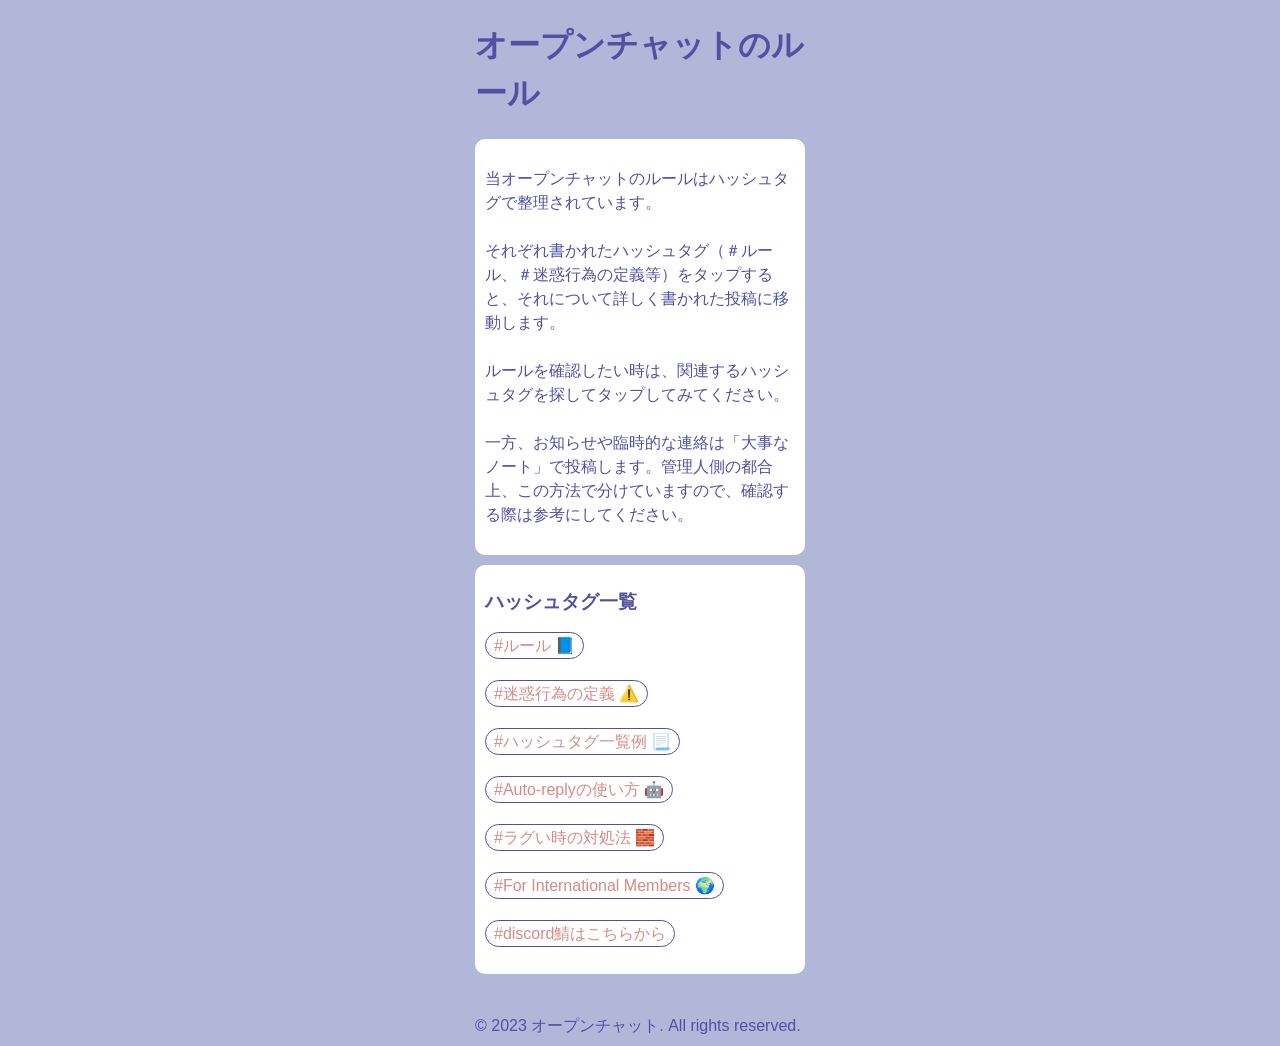
<file: index.html>
<!DOCTYPE html>
<html lang="ja">

<head>
    <meta charset="UTF-8">
    <meta name="viewport" content="width=device-width, initial-scale=1.0">
    <title>「中高生限定！雑談&ensp;恋愛&ensp;相談&ensp;恋バナ&ensp;ゲーム&ensp;音楽」のルール</title>
    <link rel="stylesheet" href="style.css">

    <meta property="og:title" content="「中高生限定！雑談 恋愛 相談 恋バナ ゲーム 音楽」のルール">
    <meta property="og:description" content="当オープンチャットのルールや注意事項をまとめています">
    <meta property="og:image" content="https://kom4tsuna.github.io/my-website/img/ogp.png">
    <meta property="og:url" content="https://kom4tsuna.github.io/my-website/">
    <meta property="og:type" content="website">
    <meta name="twitter:card" content="summary_large_image">
    <script src="https://code.jquery.com/jquery-3.7.1.min.js"></script>
    
</head>
<body>
<header>
    <h1>オープンチャットのルール</h1>
</header>
<main>
    <section>
        <br>
        <p>当オープンチャットのルールはハッシュタグで整理されています。<br><br>それぞれ書かれたハッシュタグ（＃ルール、＃迷惑行為の定義等）をタップすると、それについて詳しく書かれた投稿に移動します。<br><br>ルールを確認したい時は、関連するハッシュタグを探してタップしてみてください。
    <br><br>
    一方、お知らせや臨時的な連絡は「大事なノート」で投稿します。管理人側の都合上、この方法で分けていますので、確認する際は参考にしてください。</p>
    <br>
    </section>
    
    <section id="hashtag">
        <h3>ハッシュタグ一覧</h3>

        <a href="rule.html">#ルール 📘</a>
        <br><br>
        <a href="nuisance.html">#迷惑行為の定義 ⚠️</a>
        <br><br>
        <a href="hashtag.html">#ハッシュタグ一覧例 📃</a>
        <br><br>
        <a href="auto_reply.html">#Auto-replyの使い方 🤖</a>
        <br><br>
        <a href="lag.html">#ラグい時の対処法 🧱</a>
        <br><br>
        <a href="national.html">#For International Members 🌍</a>
        <br><br>
        <a href="https://discord.gg/7hJJ94Js77">#discord鯖はこちらから</a>
        <br><br>

    </section>
    </main>
<footer>
    <p>&copy; 2023 オープンチャット. All rights reserved.</p>
</footer>
<script src="script.js"></script>
</body>
</html>
</file>
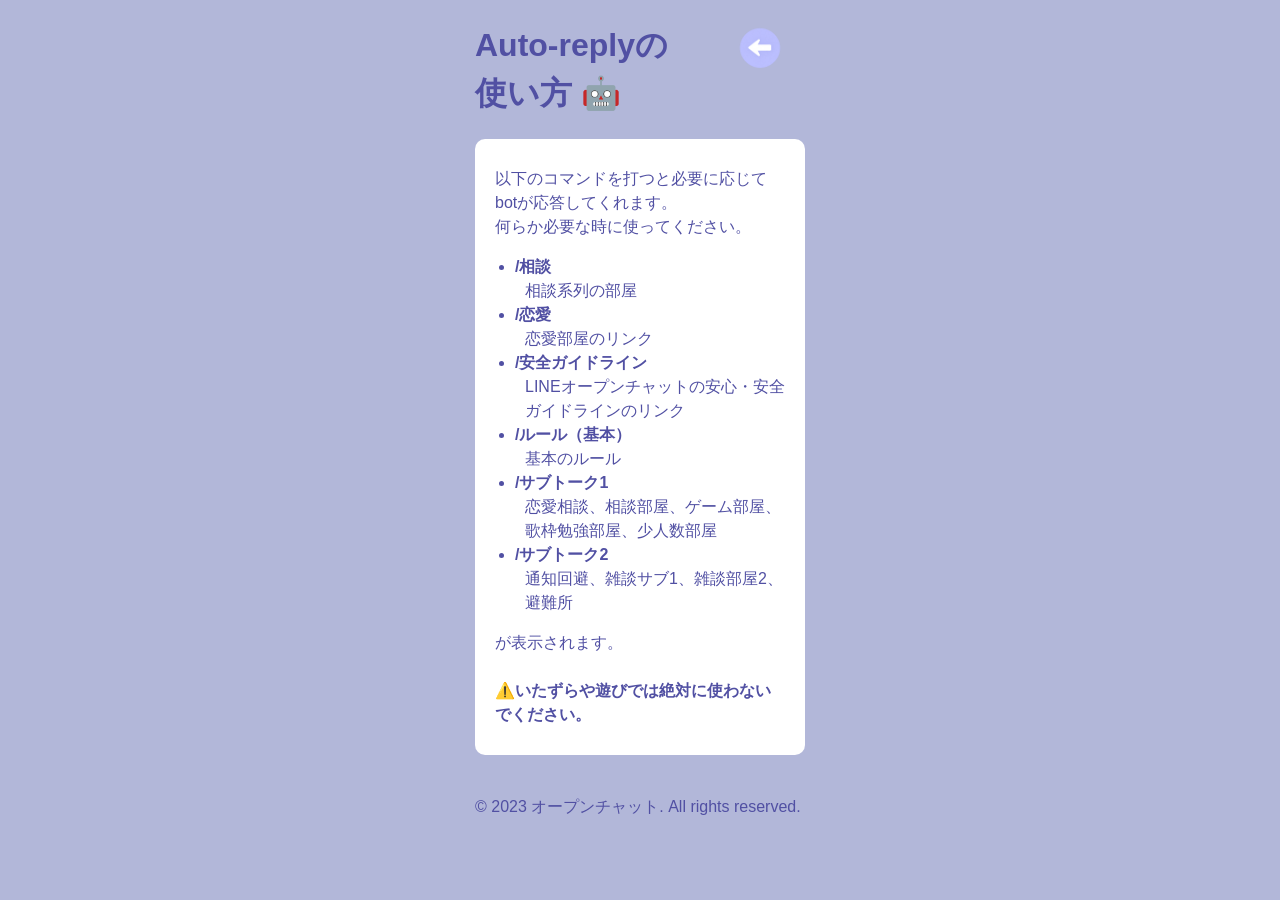
<file: auto_reply.html>
<!DOCTYPE html>
<html lang="ja">
<head>
    <meta property="og:title" content="Auto-replyの使い方">
    <meta property="og:description" content="当オープンチャットのルールや注意事項をまとめています">
    <meta property="og:image" content="https://kom4tsuna.github.io/my-website/img/ogp.png">
    <meta property="og:url" content="https://kom4tsuna.github.io/my-website/">
    <meta property="og:type" content="website">
    <meta name="twitter:card" content="summary_large_image">

    <meta charset="UTF-8">
    <meta name="viewport" content="width=device-width, initial-scale=1.0">
    <title>Auto-replyの使い方</title>
    <link rel="stylesheet" href="style.css">
    <script src="https://code.jquery.com/jquery-3.6.0.min.js"></script>
    <script src="script.js"></script>
</head>
<body>
<header>
    <div id="header_content">
        <h1>Auto-replyの<br>使い方 🤖</h1>
        <a href="index.html" id="backBtn">
            <img src="img/back.png" alt="return">
        </a>
    </div>
    
</header>
<main>
    <section id="auto_reply">
        <p>
            <br>
            以下のコマンドを打つと必要に応じてbotが応答してくれます。<br>
            何らか必要な時に使ってください。
        </p>
        <ul>
            <strong><li>/相談</li></strong>
            <p>相談系列の部屋</p>
            <strong><li>/恋愛</li></strong>
            <p>恋愛部屋のリンク</p>
            <strong><li>/安全ガイドライン</li></strong>
            <p>LINEオープンチャットの安心・安全ガイドラインのリンク</p>
            <strong><li>/ルール（基本）</li></strong>
            <p>基本のルール</p>
            <strong><li>/サブトーク1</li></strong>
            <p>恋愛相談、相談部屋、ゲーム部屋、歌枠勉強部屋、少人数部屋</p>
            <strong><li>/サブトーク2</li></strong>
            <p>通知回避、雑談サブ1、雑談部屋2、避難所</p>
        </ul>
        <p>
            が表示されます。<br><br>
            <strong>⚠️いたずらや遊びでは絶対に使わないでください。</strong>
            <br><br>
        </p>
    </section>
</main>
<footer>
    <p>&copy; 2023 オープンチャット. All rights reserved.</p>
</footer>
    <a href="#" id = "topBtn">
        <img src="img/img.png" alt="Top">
    </a>
</body>
</html>
</file>
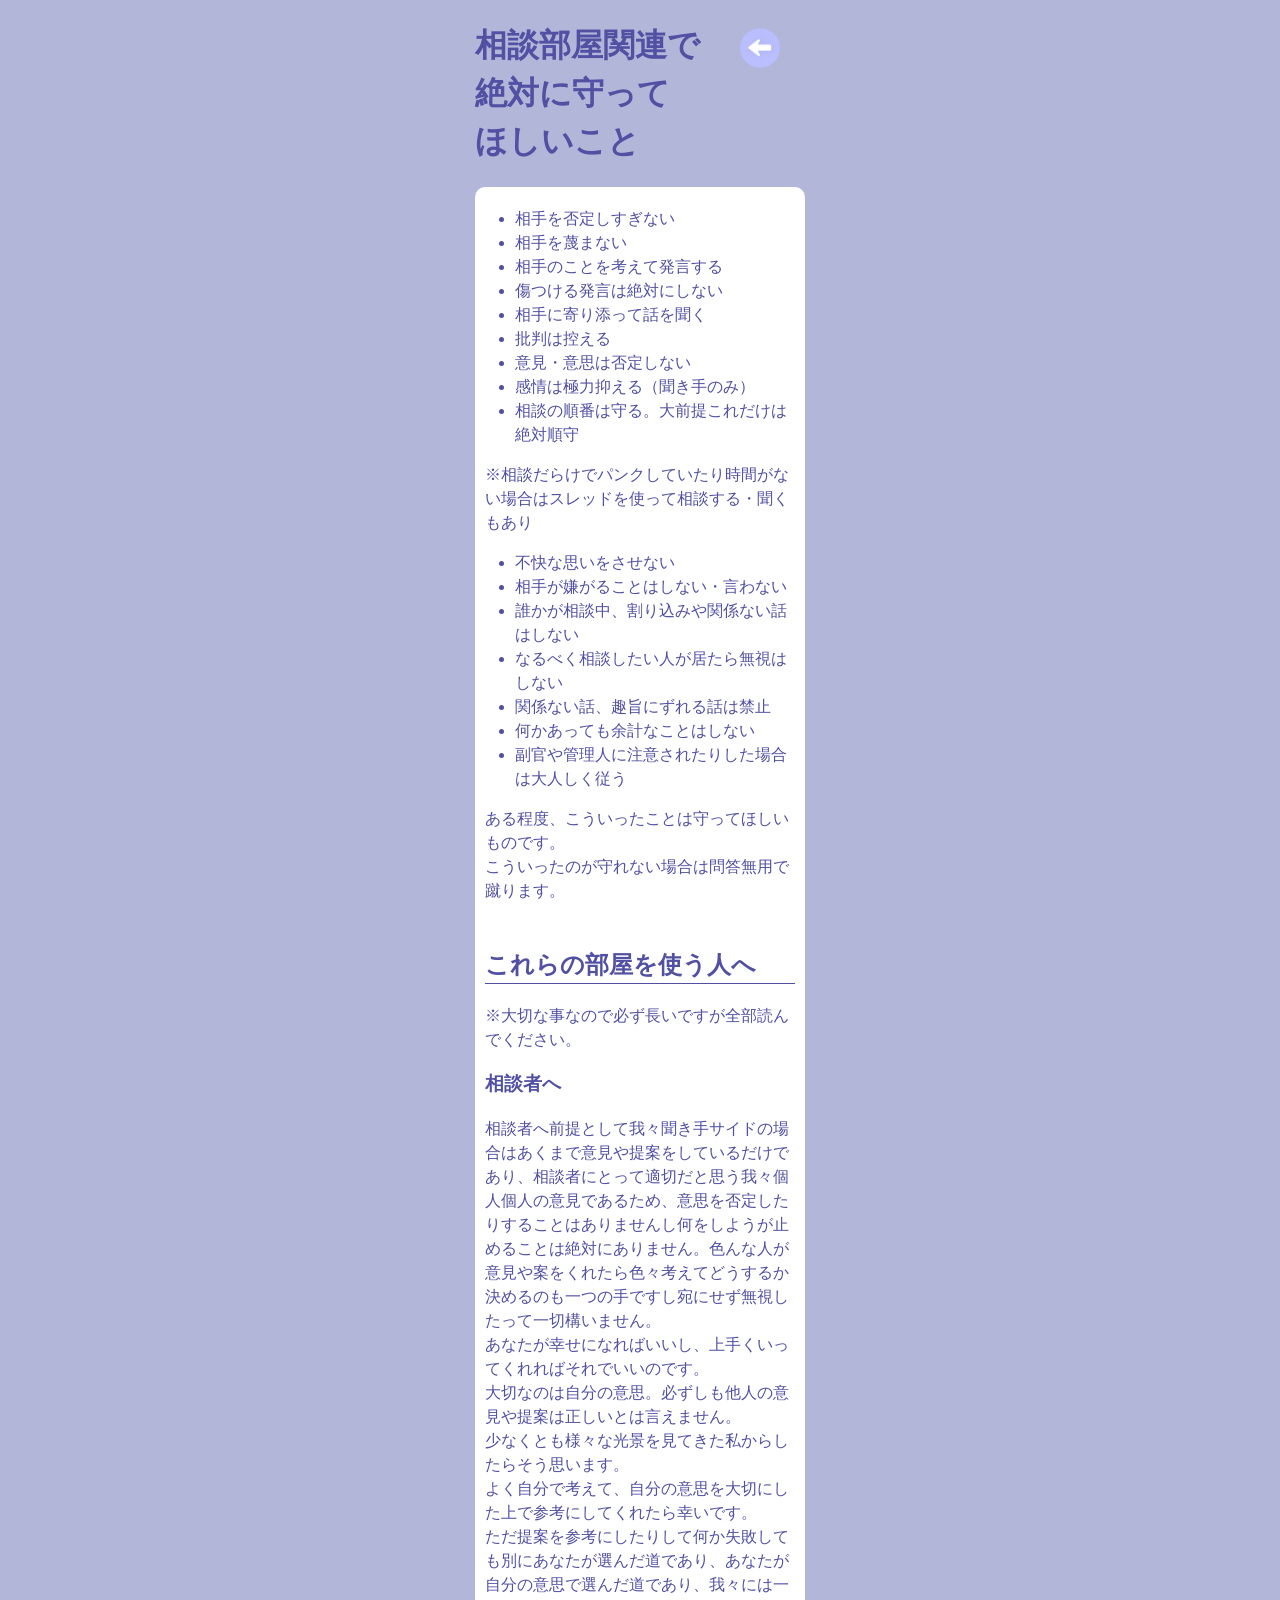
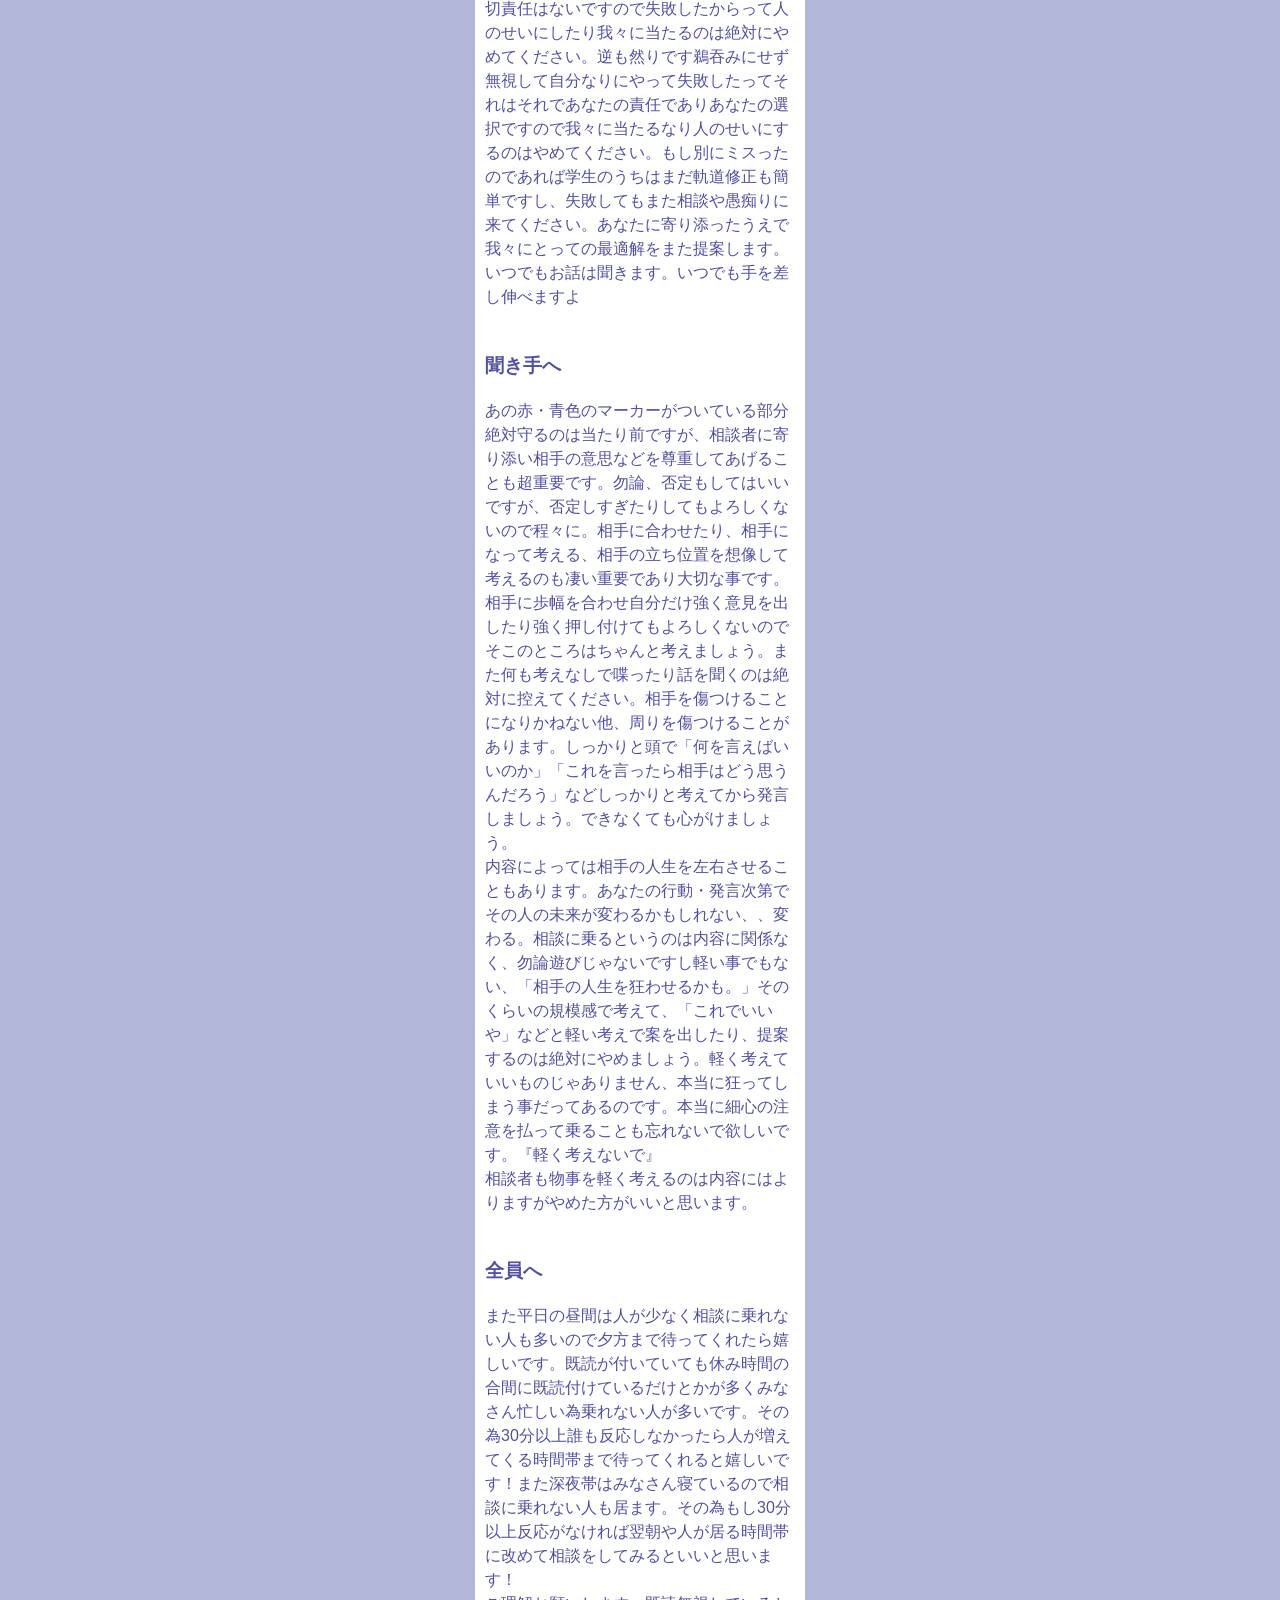
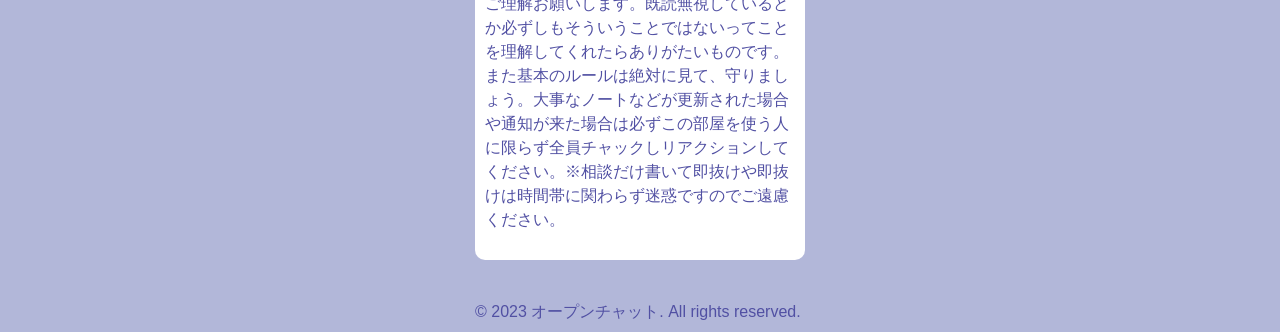
<file: consultation.html>
<!DOCTYPE html>
<html lang="ja">
<head>
    <meta property="og:title" content="相談部屋関連で絶対に守ってほしいこと">
    <meta property="og:description" content="当オープンチャットのルールや注意事項をまとめています">
    <meta property="og:image" content="https://kom4tsuna.github.io/my-website/img/ogp.png">
    <meta property="og:url" content="https://kom4tsuna.github.io/my-website/">
    <meta property="og:type" content="website">
    <meta name="twitter:card" content="summary_large_image">

    <meta charset="UTF-8">
    <meta name="viewport" content="width=device-width, initial-scale=1.0">
    <title>相談部屋関連で絶対に守ってほしいこと</title>
    <link rel="stylesheet" href="style.css">
    <script src="https://code.jquery.com/jquery-3.6.0.min.js"></script>
    <script src="script.js"></script>
</head>
<body>
<header>
    <div id="header_content">
        <h1>相談部屋関連で<br>絶対に守って<br>ほしいこと</h1>
        <a href="rule.html" id="backBtn">
            <img src="img/back.png" alt="return">
        </a>
    </div>
    
</header>
<main>
    <section>
        <ul>
            <li>相手を否定しすぎない</li>
            <li>相手を蔑まない</li>
            <li>相手のことを考えて発言する</li>
            <li>傷つける発言は絶対にしない</li>
            <li>相手に寄り添って話を聞く</li>
            <li>批判は控える</li>
            <li>意見・意思は否定しない</li>
            <li>感情は極力抑える（聞き手のみ）</li>
            <li>相談の順番は守る。大前提これだけは絶対順守</li>
        </ul>
            <p>※相談だらけでパンクしていたり時間がない場合はスレッドを使って相談する・聞くもあり</p>
        <ul>
            <li>不快な思いをさせない</li>
            <li>相手が嫌がることはしない・言わない</li>
            <li>誰かが相談中、割り込みや関係ない話はしない</li>
            <li>なるべく相談したい人が居たら無視はしない</li>
            <li>関係ない話、趣旨にずれる話は禁止</li>
            <li>何かあっても余計なことはしない</li>
            <li>副官や管理人に注意されたりした場合は大人しく従う</li>
        </ul>

        <p>
            ある程度、こういったことは守ってほしいものです。<br>
            こういったのが守れない場合は問答無用で蹴ります。<br><br>
        </p>




        
        

        <h2>これらの部屋を使う人へ</h2>
        <p>※大切な事なので必ず長いですが全部読んでください。</p>
        <h3>相談者へ</h3>
        相談者へ前提として我々聞き手サイドの場合はあくまで意見や提案をしているだけであり、相談者にとって適切だと思う我々個人個人の意見であるため、意思を否定したりすることはありませんし何をしようが止めることは絶対にありません。色んな人が意見や案をくれたら色々考えてどうするか決めるのも一つの手ですし宛にせず無視したって一切構いません。<br>
        あなたが幸せになればいいし、上手くいってくれればそれでいいのです。<br>
        大切なのは自分の意思。必ずしも他人の意見や提案は正しいとは言えません。<br>
        少なくとも様々な光景を見てきた私からしたらそう思います。<br>
        よく自分で考えて、自分の意思を大切にした上で参考にしてくれたら幸いです。<br>
        ただ提案を参考にしたりして何か失敗しても別にあなたが選んだ道であり、あなたが自分の意思で選んだ道であり、我々には一切責任はないですので失敗したからって人のせいにしたり我々に当たるのは絶対にやめてください。逆も然りです鵜吞みにせず無視して自分なりにやって失敗したってそれはそれであなたの責任でありあなたの選択ですので我々に当たるなり人のせいにするのはやめてください。もし別にミスったのであれば学生のうちはまだ軌道修正も簡単ですし、失敗してもまた相談や愚痴りに来てください。あなたに寄り添ったうえで我々にとっての最適解をまた提案します。いつでもお話は聞きます。いつでも手を差し伸べますよ<br><br>

        <h3>聞き手へ</h3>
        あの赤・青色のマーカーがついている部分絶対守るのは当たり前ですが、相談者に寄り添い相手の意思などを尊重してあげることも超重要です。勿論、否定もしてはいいですが、否定しすぎたりしてもよろしくないので程々に。相手に合わせたり、相手になって考える、相手の立ち位置を想像して考えるのも凄い重要であり大切な事です。相手に歩幅を合わせ自分だけ強く意見を出したり強く押し付けてもよろしくないのでそこのところはちゃんと考えましょう。また何も考えなしで喋ったり話を聞くのは絶対に控えてください。相手を傷つけることになりかねない他、周りを傷つけることがあります。しっかりと頭で「何を言えばいいのか」「これを言ったら相手はどう思うんだろう」などしっかりと考えてから発言しましょう。できなくても心がけましょう。<br>
        内容によっては相手の人生を左右させることもあります。あなたの行動・発言次第でその人の未来が変わるかもしれない、、変わる。相談に乗るというのは内容に関係なく、勿論遊びじゃないですし軽い事でもない、「相手の人生を狂わせるかも。」そのくらいの規模感で考えて、「これでいいや」などと軽い考えで案を出したり、提案するのは絶対にやめましょう。軽く考えていいものじゃありません、本当に狂ってしまう事だってあるのです。本当に細心の注意を払って乗ることも忘れないで欲しいです。『軽く考えないで』<br>
        相談者も物事を軽く考えるのは内容にはよりますがやめた方がいいと思います。<br><br>

        <h3>全員へ</h3>
        また平日の昼間は人が少なく相談に乗れない人も多いので夕方まで待ってくれたら嬉しいです。既読が付いていても休み時間の合間に既読付けているだけとかが多くみなさん忙しい為乗れない人が多いです。その為30分以上誰も反応しなかったら人が増えてくる時間帯まで待ってくれると嬉しいです！また深夜帯はみなさん寝ているので相談に乗れない人も居ます。その為もし30分以上反応がなければ翌朝や人が居る時間帯に改めて相談をしてみるといいと思います！<br>
        ご理解お願いします。既読無視しているとか必ずしもそういうことではないってことを理解してくれたらありがたいものです。また基本のルールは絶対に見て、守りましょう。大事なノートなどが更新された場合や通知が来た場合は必ずこの部屋を使う人に限らず全員チャックしリアクションしてください。※相談だけ書いて即抜けや即抜けは時間帯に関わらず迷惑ですのでご遠慮ください。<br><br>



    </section>
    





</main>
<footer>
    <p>&copy; 2023 オープンチャット. All rights reserved.</p>
</footer>
    <a href="#" id = "topBtn">
        <img src="img/img.png" alt="Top">
    </a>
</body>
</html>
</file>
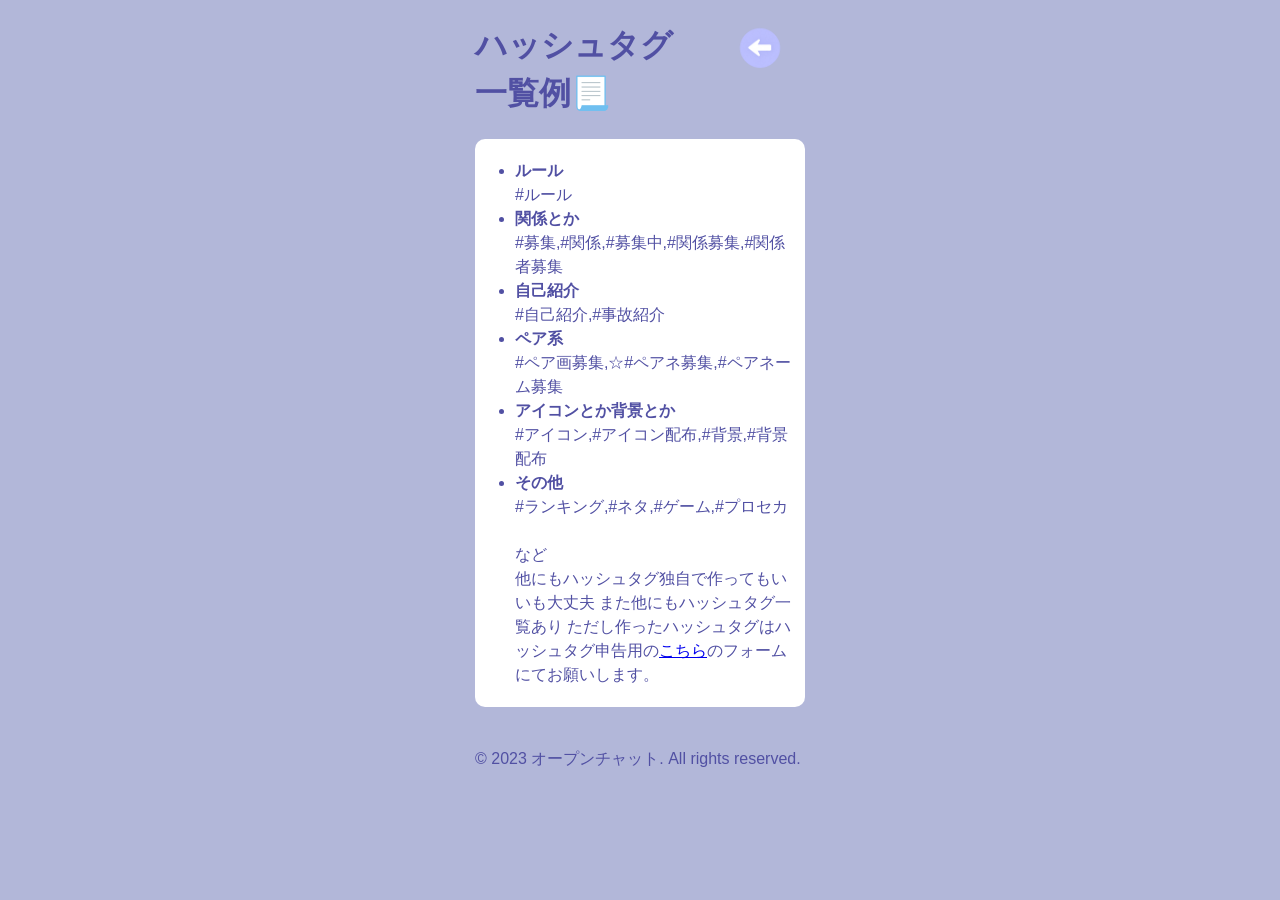
<file: hashtag.html>
<!DOCTYPE html>
<html lang="ja">
<head>
    <meta property="og:title" content="ハッシュタグ一覧">
    <meta property="og:description" content="当オープンチャットのルールや注意事項をまとめています">
    <meta property="og:image" content="https://kom4tsuna.github.io/my-website/img/ogp.png">
    <meta property="og:url" content="https://kom4tsuna.github.io/my-website/">
    <meta property="og:type" content="website">
    <meta name="twitter:card" content="summary_large_image">

    <meta charset="UTF-8">
    <meta name="viewport" content="width=device-width, initial-scale=1.0">
    <title>ハッシュタグ一覧</title>
    <link rel="stylesheet" href="style.css">
    <script src="https://code.jquery.com/jquery-3.6.0.min.js"></script>
    <script src="script.js"></script>
</head>
<body>
<header>
    <div id="header_content">
        <h1>ハッシュタグ<br>一覧例📃</h1>
        <a href="index.html" id="backBtn">
            <img src="img/back.png" alt="return">
        </a>
    </div>
    
</header>
<main>
    <section>
        <ul>
            <strong><li>ルール</li></strong>
            <p>#ルール</p>
            <strong><li>関係とか</li></strong>
            <p>#募集,#関係,#募集中,#関係募集,#関係者募集</p>
            <strong><li>自己紹介</li></strong>
            <p>#自己紹介,#事故紹介</p>
            <strong><li>ペア系</li></strong>
            <p>#ペア画募集,☆#ペアネ募集,#ペアネーム募集</p>
            <strong><li>アイコンとか背景とか</li></strong>
            <p>#アイコン,#アイコン配布,#背景,#背景配布</p>
            <strong><li>その他</li></strong>
            <p>#ランキング,#ネタ,#ゲーム,#プロセカ</p>
            <br>
            <p>など<br>
                他にもハッシュタグ独自で作ってもいいも大丈夫
                また他にもハッシュタグ一覧あり
                ただし作ったハッシュタグはハッシュタグ申告用の<a href="https://forms.gle/Gm7GD6UeHgDp9hmY7">こちら</a>のフォームにてお願いします。
                
            </p>
        </ul>
    </section>
</main>
<footer>
    <p>&copy; 2023 オープンチャット. All rights reserved.</p>
</footer>
    <a href="#" id = "topBtn">
        <img src="img/img.png" alt="Top">
    </a>
</body>
</html>
</file>
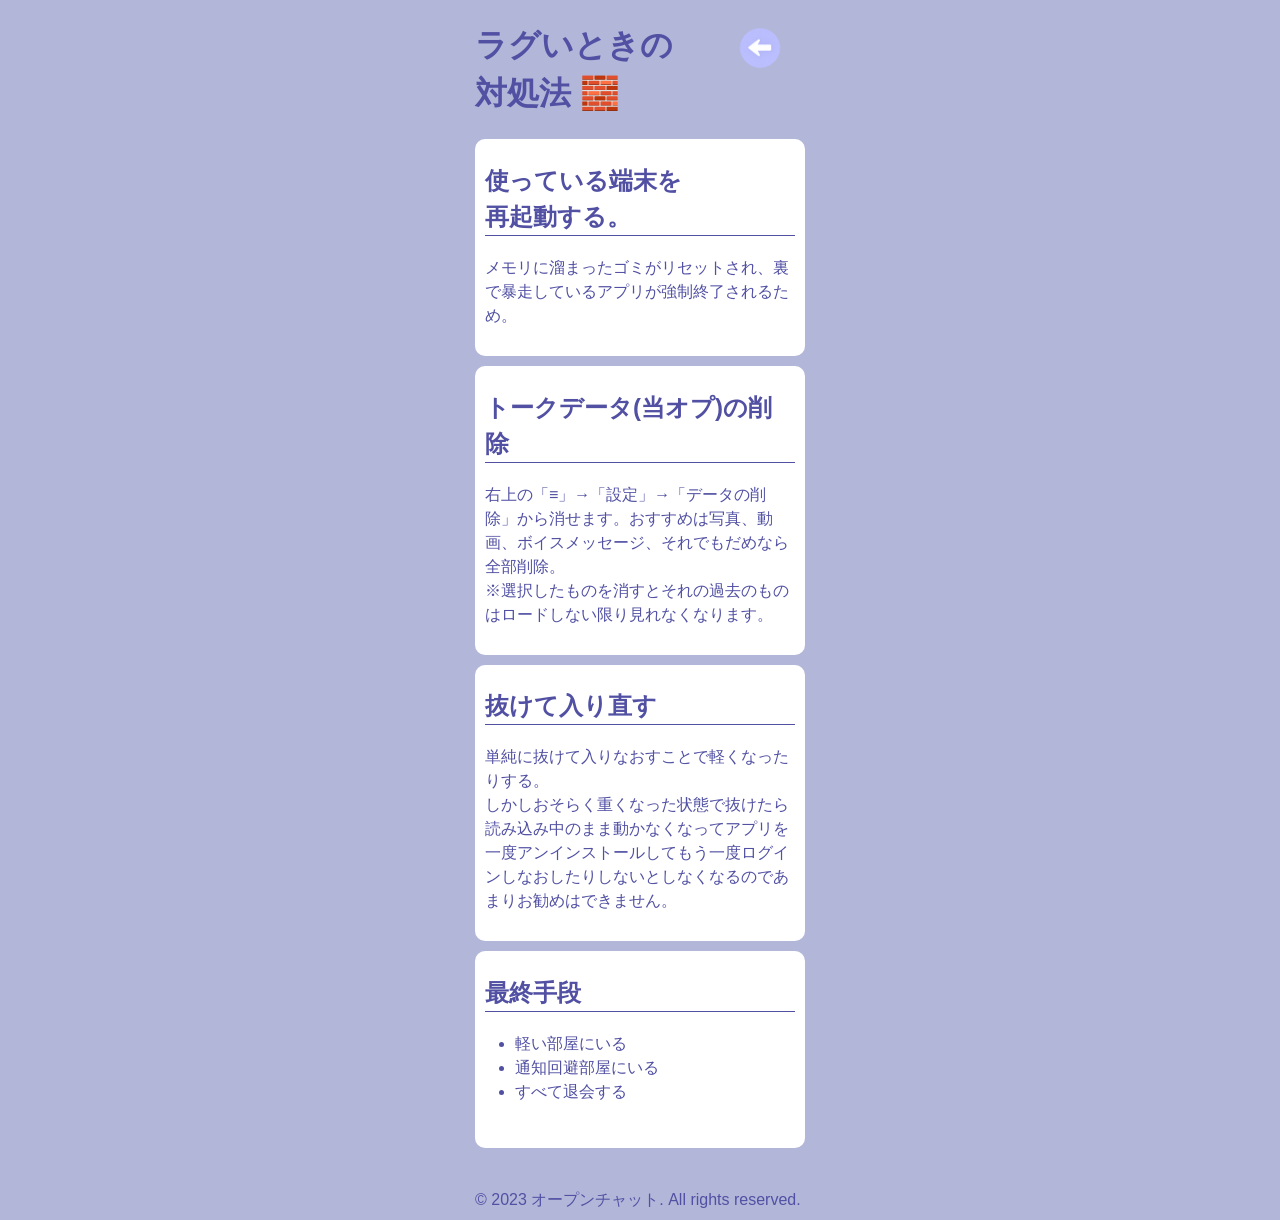
<file: lag.html>
<!DOCTYPE html>
<html lang="ja">
<head>
    <meta property="og:title" content="ラグいときの対処法">
    <meta property="og:description" content="当オープンチャットのルールや注意事項をまとめています">
    <meta property="og:image" content="https://kom4tsuna.github.io/my-website/img/ogp.png">
    <meta property="og:url" content="https://kom4tsuna.github.io/my-website/">
    <meta property="og:type" content="website">
    <meta name="twitter:card" content="summary_large_image">

    <meta charset="UTF-8">
    <meta name="viewport" content="width=device-width, initial-scale=1.0">
    <title>ラグいときの対処法</title>
    <link rel="stylesheet" href="style.css">
    <script src="https://code.jquery.com/jquery-3.6.0.min.js"></script>
    <script src="script.js"></script>
</head>
<body>
<header>
    <div id="header_content">
        <h1>ラグいときの<br>対処法 🧱</h1>
        <a href="index.html" id="backBtn">
            <img src="img/back.png" alt="return">
        </a>
    </div>
    
</header>
<main>
    <section>
        <h2>使っている端末を<br>再起動する。</h2>
        <p>メモリに溜まったゴミがリセットされ、裏で暴走しているアプリが強制終了されるため。</p>
        <br>
    </section>
    <section>
        <h2>トークデータ(当オプ)の削除</h2>
        <p>
            右上の「≡」→「設定」→「データの削除」から消せます。おすすめは写真、動画、ボイスメッセージ、それでもだめなら全部削除。<br>
            ※選択したものを消すとそれの過去のものはロードしない限り見れなくなります。
        </p>
        <br>
    </section>
    <section>
        <h2>抜けて入り直す</h2>
        <p>
            単純に抜けて入りなおすことで軽くなったりする。<br>
            しかしおそらく重くなった状態で抜けたら読み込み中のまま動かなくなってアプリを一度アンインストールしてもう一度ログインしなおしたりしないとしなくなるのであまりお勧めはできません。
        </p>
        <br>
    </section>
    <section>
        <h2>最終手段</h2>
        <ul>
            <li>軽い部屋にいる</li>
            <li>通知回避部屋にいる</li>
            <li>すべて退会する</li>
        </ul><br>
    </section>
</main>
<footer>
    <p>&copy; 2023 オープンチャット. All rights reserved.</p>
</footer>
    <a href="#" id = "topBtn">
        <img src="img/img.png" alt="Top">
    </a>
</body>
</html>
</file>
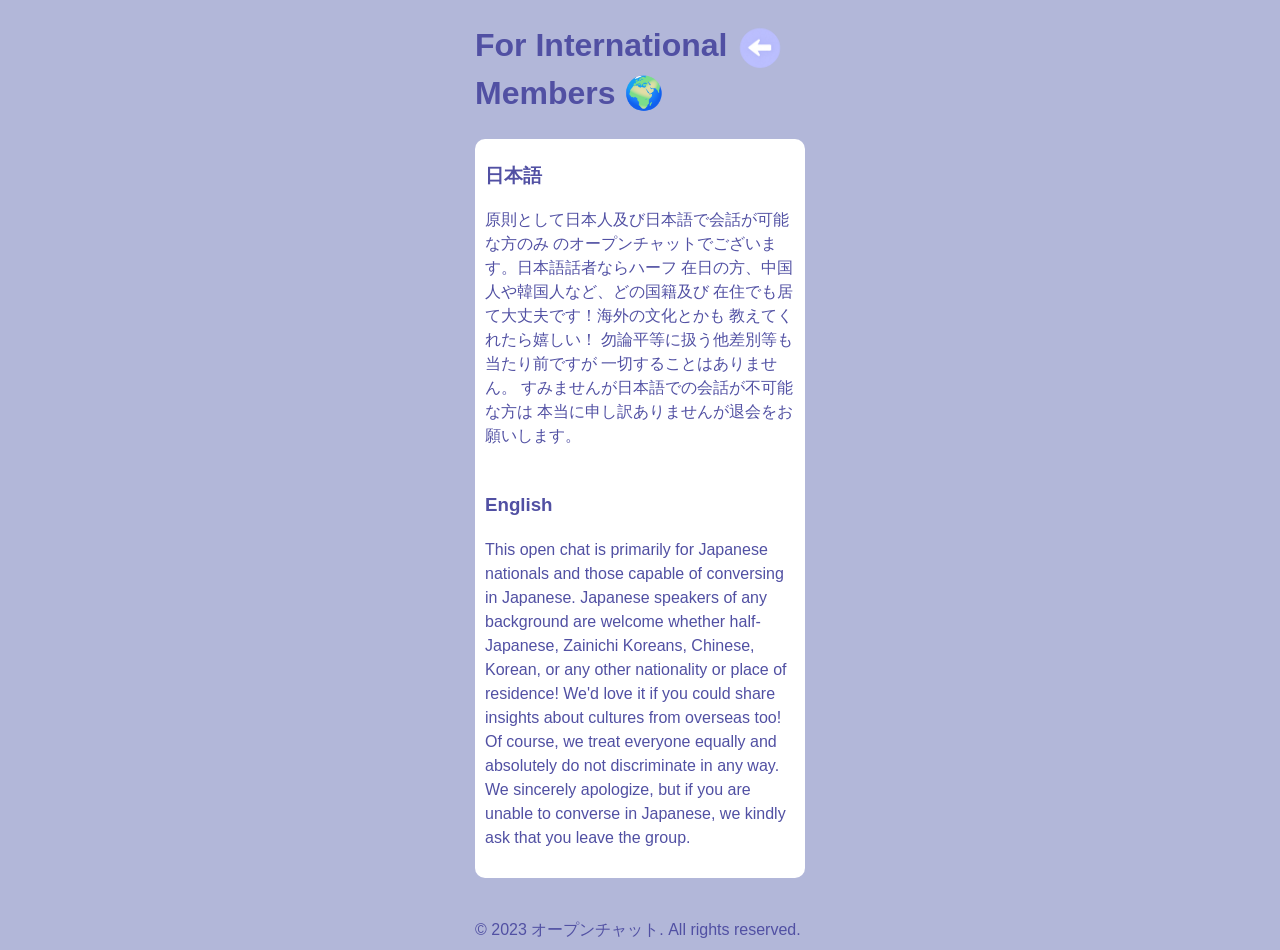
<file: national.html>
<!DOCTYPE html>
<html lang="ja">
<head>
    <meta property="og:title" content="national">
    <meta property="og:description" content="当オープンチャットのルールや注意事項をまとめています">
    <meta property="og:image" content="https://kom4tsuna.github.io/my-website/img/ogp.png">
    <meta property="og:url" content="https://kom4tsuna.github.io/my-website/">
    <meta property="og:type" content="website">
    <meta name="twitter:card" content="summary_large_image">

    <meta charset="UTF-8">
    <meta name="viewport" content="width=device-width, initial-scale=1.0">
    <title>national</title>
    <link rel="stylesheet" href="style.css">
    <script src="https://code.jquery.com/jquery-3.6.0.min.js"></script>
    <script src="script.js"></script>
</head>
<body>
<header>
    <div id="header_content">
        <h1>For International Members 🌍</h1>
        <a href="index.html" id="backBtn">
            <img src="img/back.png" alt="return">
        </a>
    </div>
    
</header>
<main>
    <section>
        <p>
            <h3>日本語</h3>
            原則として日本人及び日本語で会話が可能な方のみ
            のオープンチャットでございます。日本語話者ならハーフ
            在日の方、中国人や韓国人など、どの国籍及び
            在住でも居て大丈夫です！海外の文化とかも
            教えてくれたら嬉しい！
            勿論平等に扱う他差別等も当たり前ですが
            一切することはありません。
            すみませんが日本語での会話が不可能な方は
            本当に申し訳ありませんが退会をお願いします。
            <br><br>
            <h3>English</h3>
            This open chat is primarily for Japanese nationals and those capable of conversing in Japanese.
            Japanese speakers of any background are welcome
            whether half-Japanese, Zainichi Koreans, Chinese, Korean, or any other nationality or place of residence!
            We'd love it if you could share insights about cultures from overseas too!
            Of course, we treat everyone equally and absolutely do not discriminate in any way.
            We sincerely apologize, but if you are unable to converse in Japanese, we kindly ask that you leave the group.
        </p>
        <br>
    </section>
</main>
<footer>
    <p>&copy; 2023 オープンチャット. All rights reserved.</p>
</footer>
    <a href="#" id = "topBtn">
        <img src="img/img.png" alt="Top">
    </a>
</body>
</html>
</file>
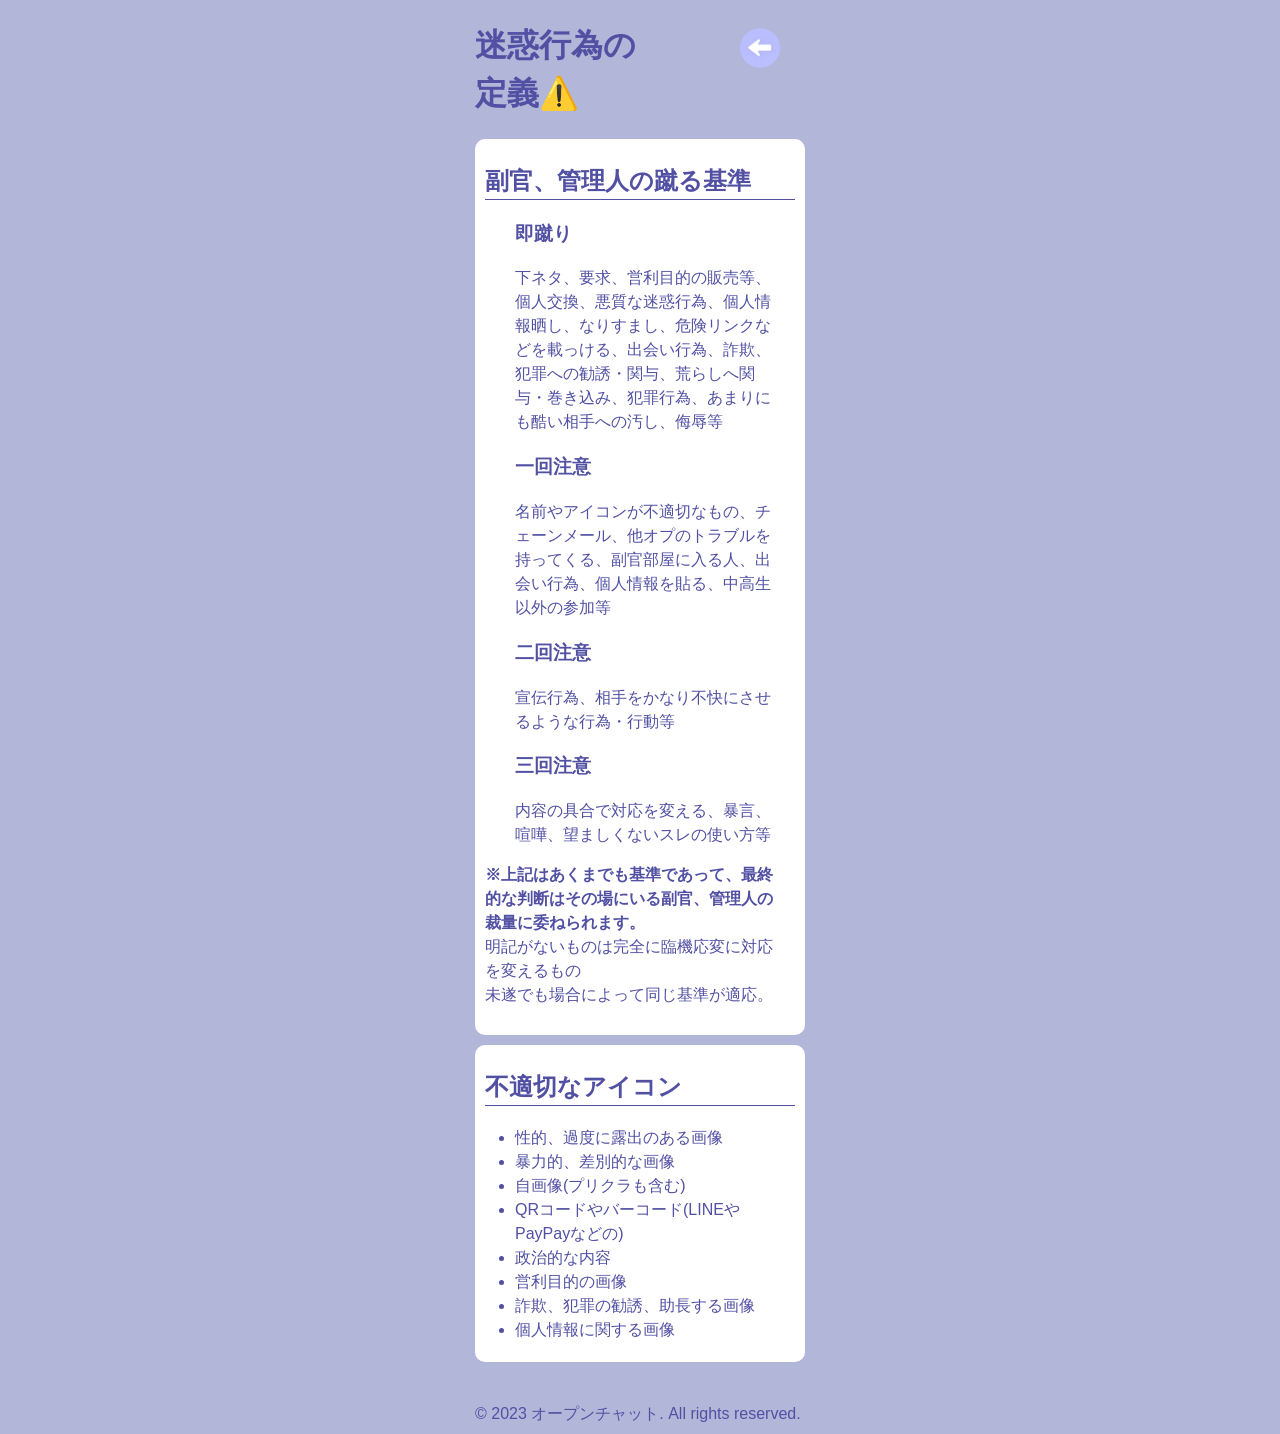
<file: nuisance.html>
<!DOCTYPE html>
<html lang="ja">
<head>
    <meta property="og:title" content="迷惑行為の定義">
    <meta property="og:description" content="当オープンチャットのルールや注意事項をまとめています">
    <meta property="og:image" content="https://kom4tsuna.github.io/my-website/img/ogp.png">
    <meta property="og:url" content="https://kom4tsuna.github.io/my-website/">
    <meta property="og:type" content="website">
    <meta name="twitter:card" content="summary_large_image">

    <meta charset="UTF-8">
    <meta name="viewport" content="width=device-width, initial-scale=1.0">
    <title>迷惑行為の定義</title>
    <link rel="stylesheet" href="style.css">
    <script src="https://code.jquery.com/jquery-3.6.0.min.js"></script>
    <script src="script.js"></script>
</head>
<body>
<header>
    <div id="header_content">
        <h1>迷惑行為の<br>定義⚠️</h1>
        <a href="index.html" id="backBtn">
            <img src="img/back.png" alt="return">
        </a>
    </div>
    
</header>
<main>
    <section id="Note">
        <h2>副官、管理人の蹴る基準</h2>
        <ul>
            <li><h3>即蹴り</h3></li>
            <p>下ネタ、要求、営利目的の販売等、個人交換、悪質な迷惑行為、個人情報晒し、なりすまし、危険リンクなどを載っける、出会い行為、詐欺、犯罪への勧誘・関与、荒らしへ関与・巻き込み、犯罪行為、あまりにも酷い相手への汚し、侮辱等</p>
        </ul>
        <ul>
            <li><h3>一回注意</h3></li>
            <p>名前やアイコンが不適切なもの、チェーンメール、他オプのトラブルを持ってくる、副官部屋に入る人、出会い行為、個人情報を貼る、中高生以外の参加等</p>
        </ul>
        <ul>
            <li><h3>二回注意</h3></li>
            <p>宣伝行為、相手をかなり不快にさせるような行為・行動等</p>
        </ul>
        <ul>
            <li><h3>三回注意</h3></li>
            <p>内容の具合で対応を変える、暴言、喧嘩、望ましくないスレの使い方等</p>
        </ul>
        
        <p><strong>※上記はあくまでも基準であって、最終的な判断はその場にいる副官、管理人の裁量に委ねられます。</strong></p>
        <p>明記がないものは完全に臨機応変に対応を変えるもの</p>
        <p>未遂でも場合によって同じ基準が適応。</p>
        <br>
    </section>

    <section>
        <h2>不適切なアイコン</h2>
        <ul>
            <li>性的、過度に露出のある画像</li>
            <li>暴力的、差別的な画像</li>
            <li>自画像(プリクラも含む)</li>
            <li>QRコードやバーコード(LINEやPayPayなどの)</li>
            <li>政治的な内容</li>
            <li>営利目的の画像</li>
            <li>詐欺、犯罪の勧誘、助長する画像</li>
            <li>個人情報に関する画像</li>
        </ul>
    </section>
</main>
<footer>
    <p>&copy; 2023 オープンチャット. All rights reserved.</p>
</footer>
    <a href="#" id = "topBtn">
        <img src="img/img.png" alt="Top">
    </a>
</body>
</html>
</file>
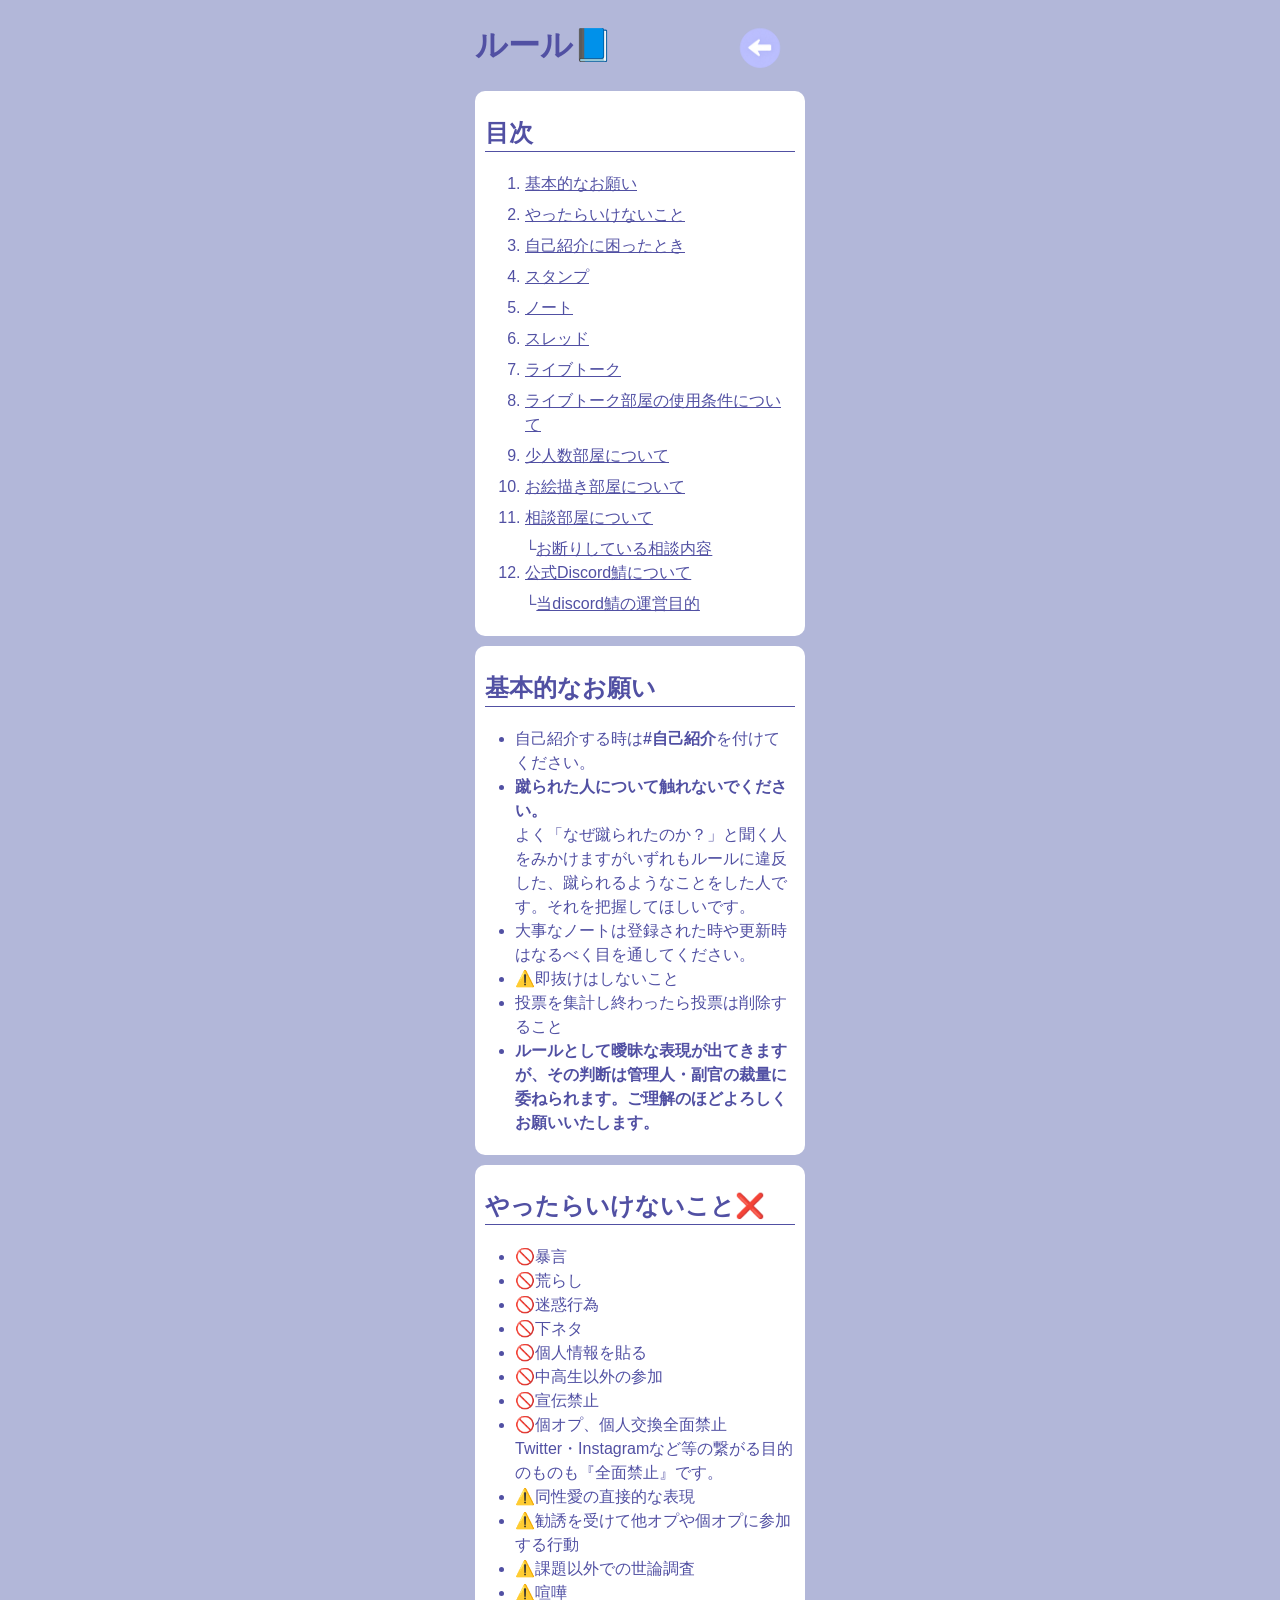
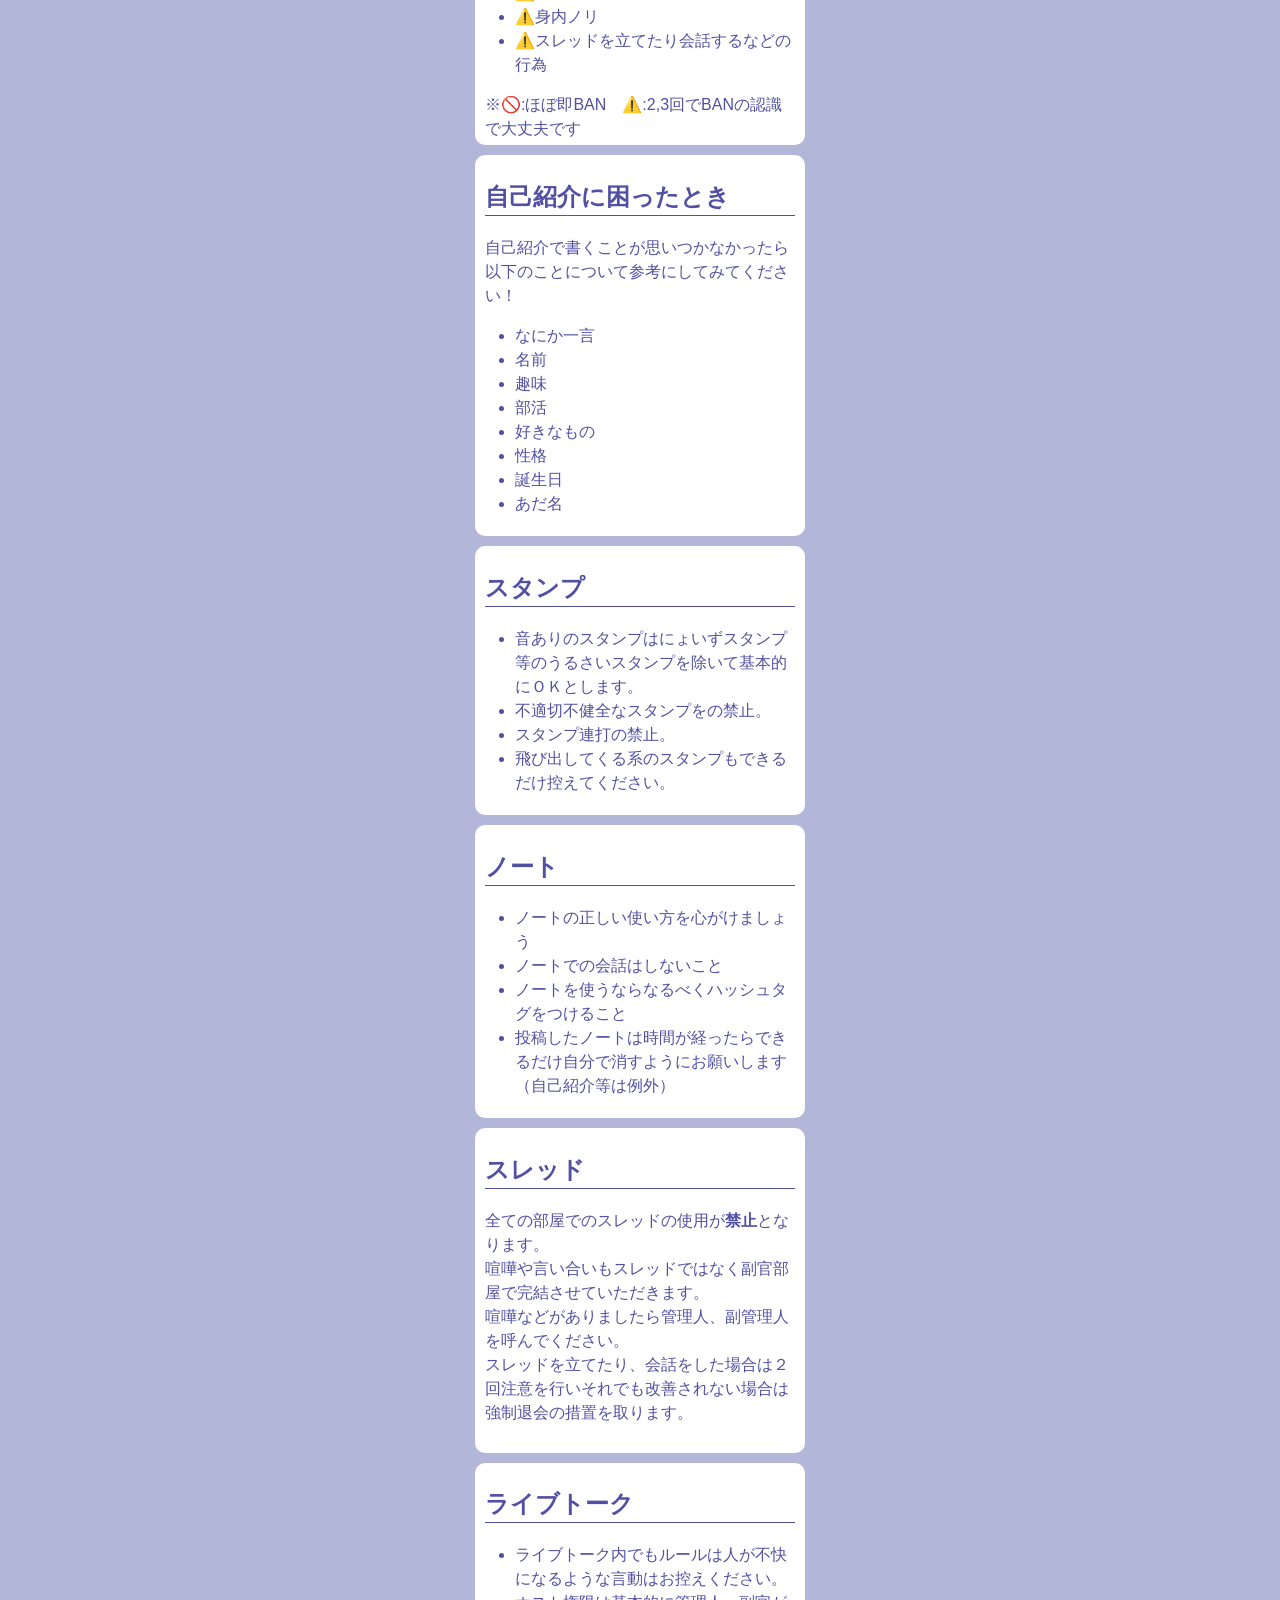
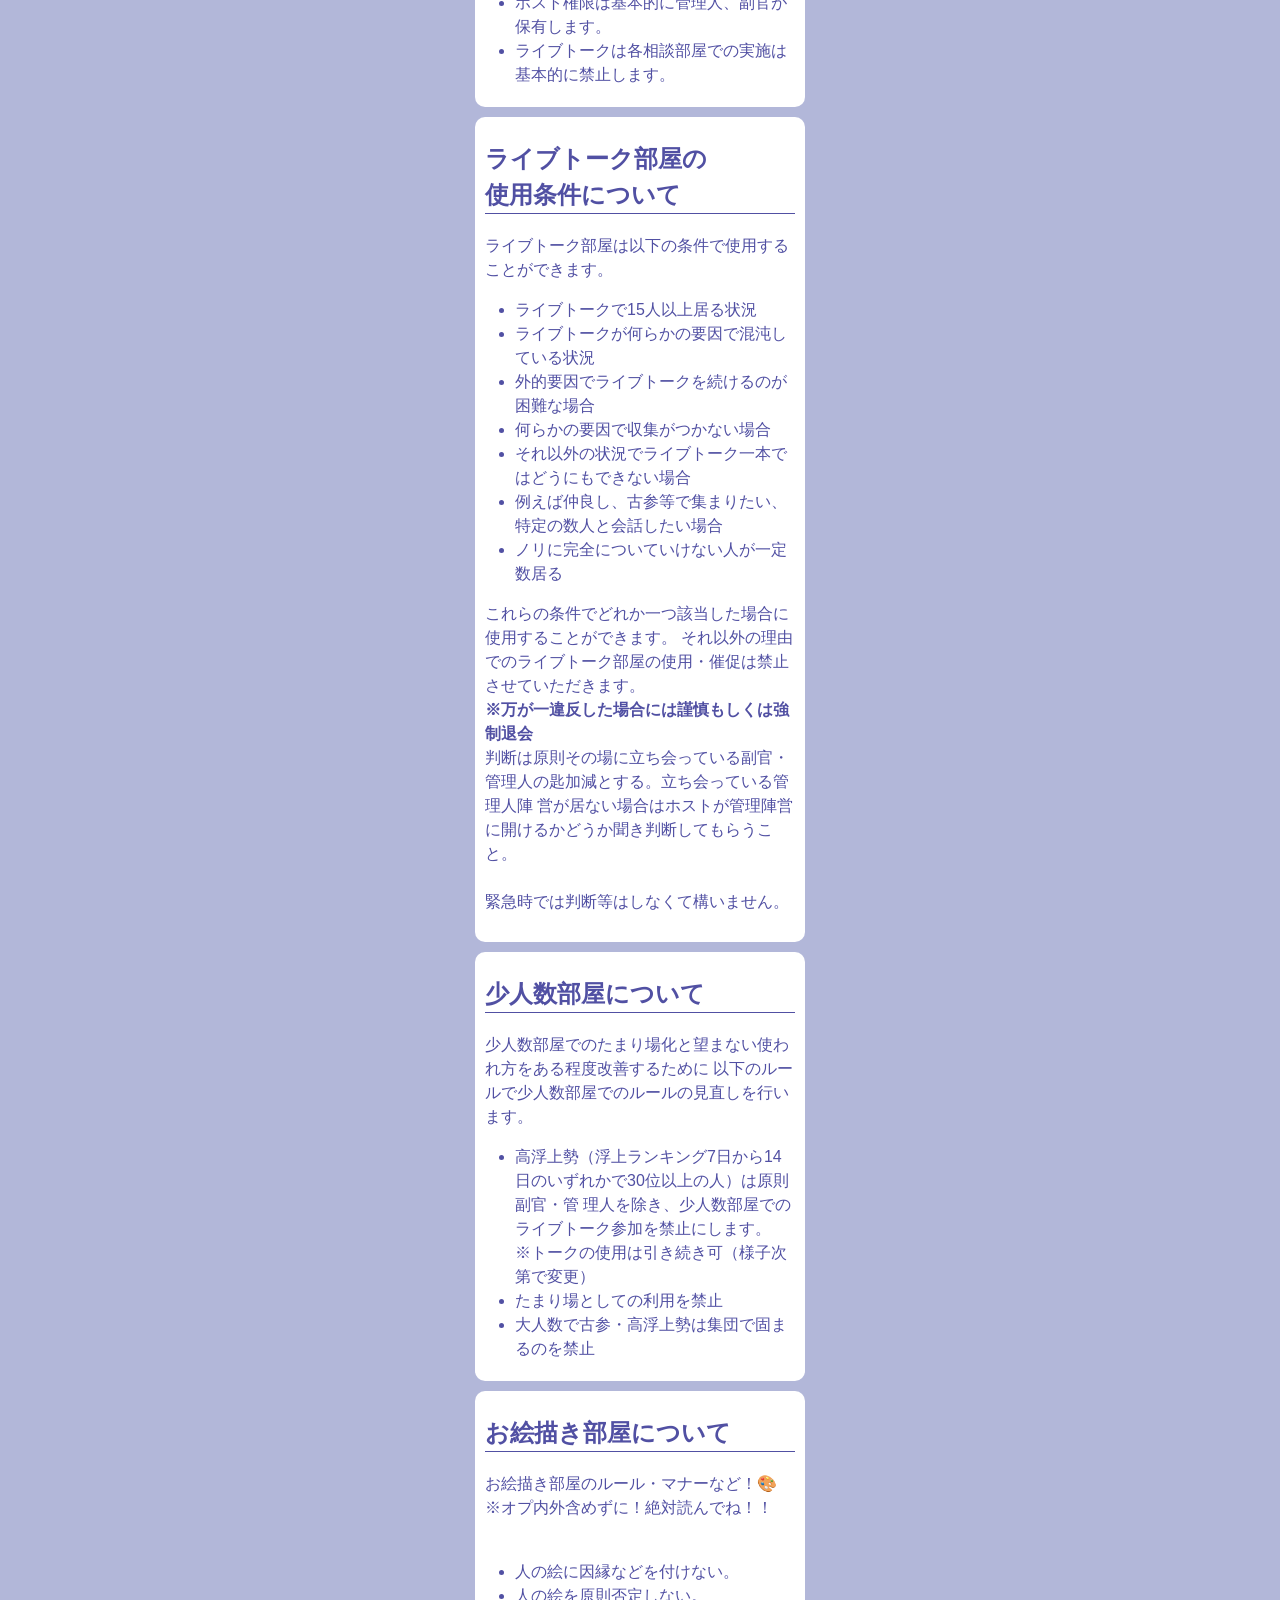
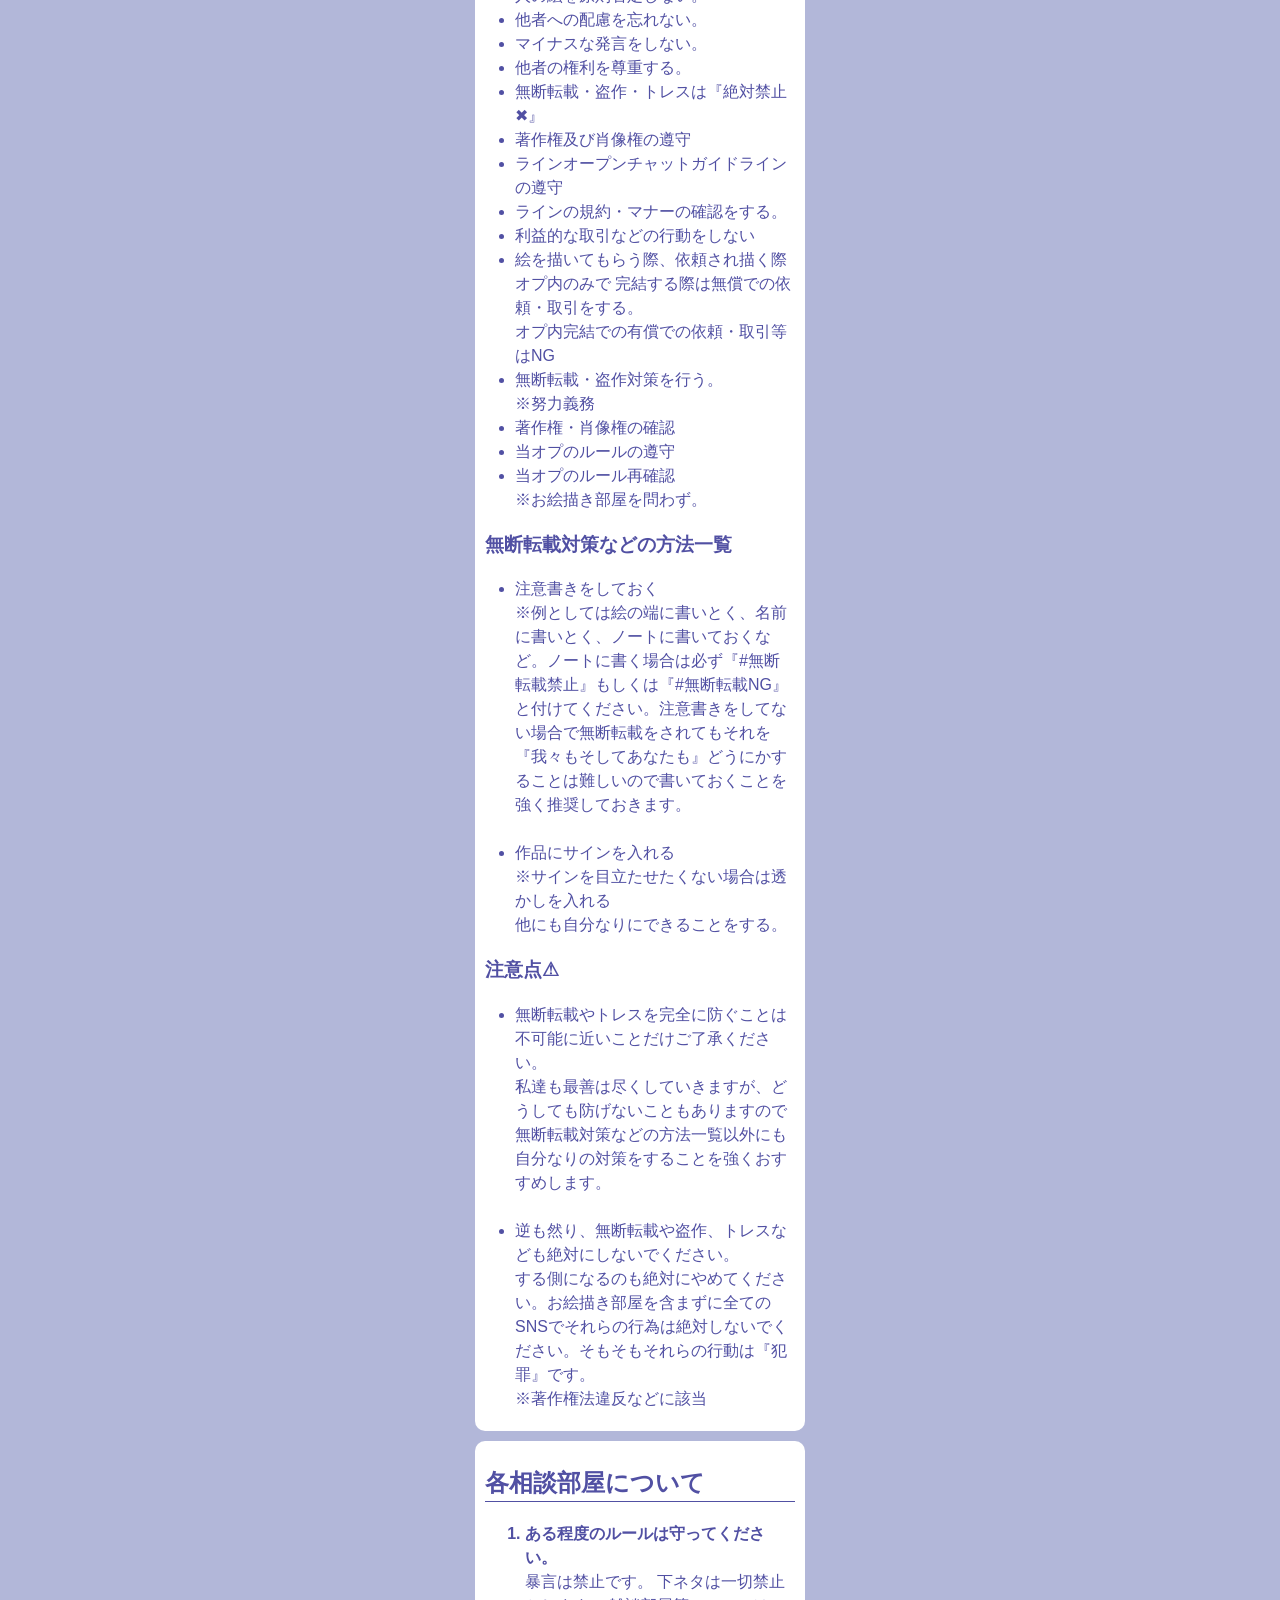
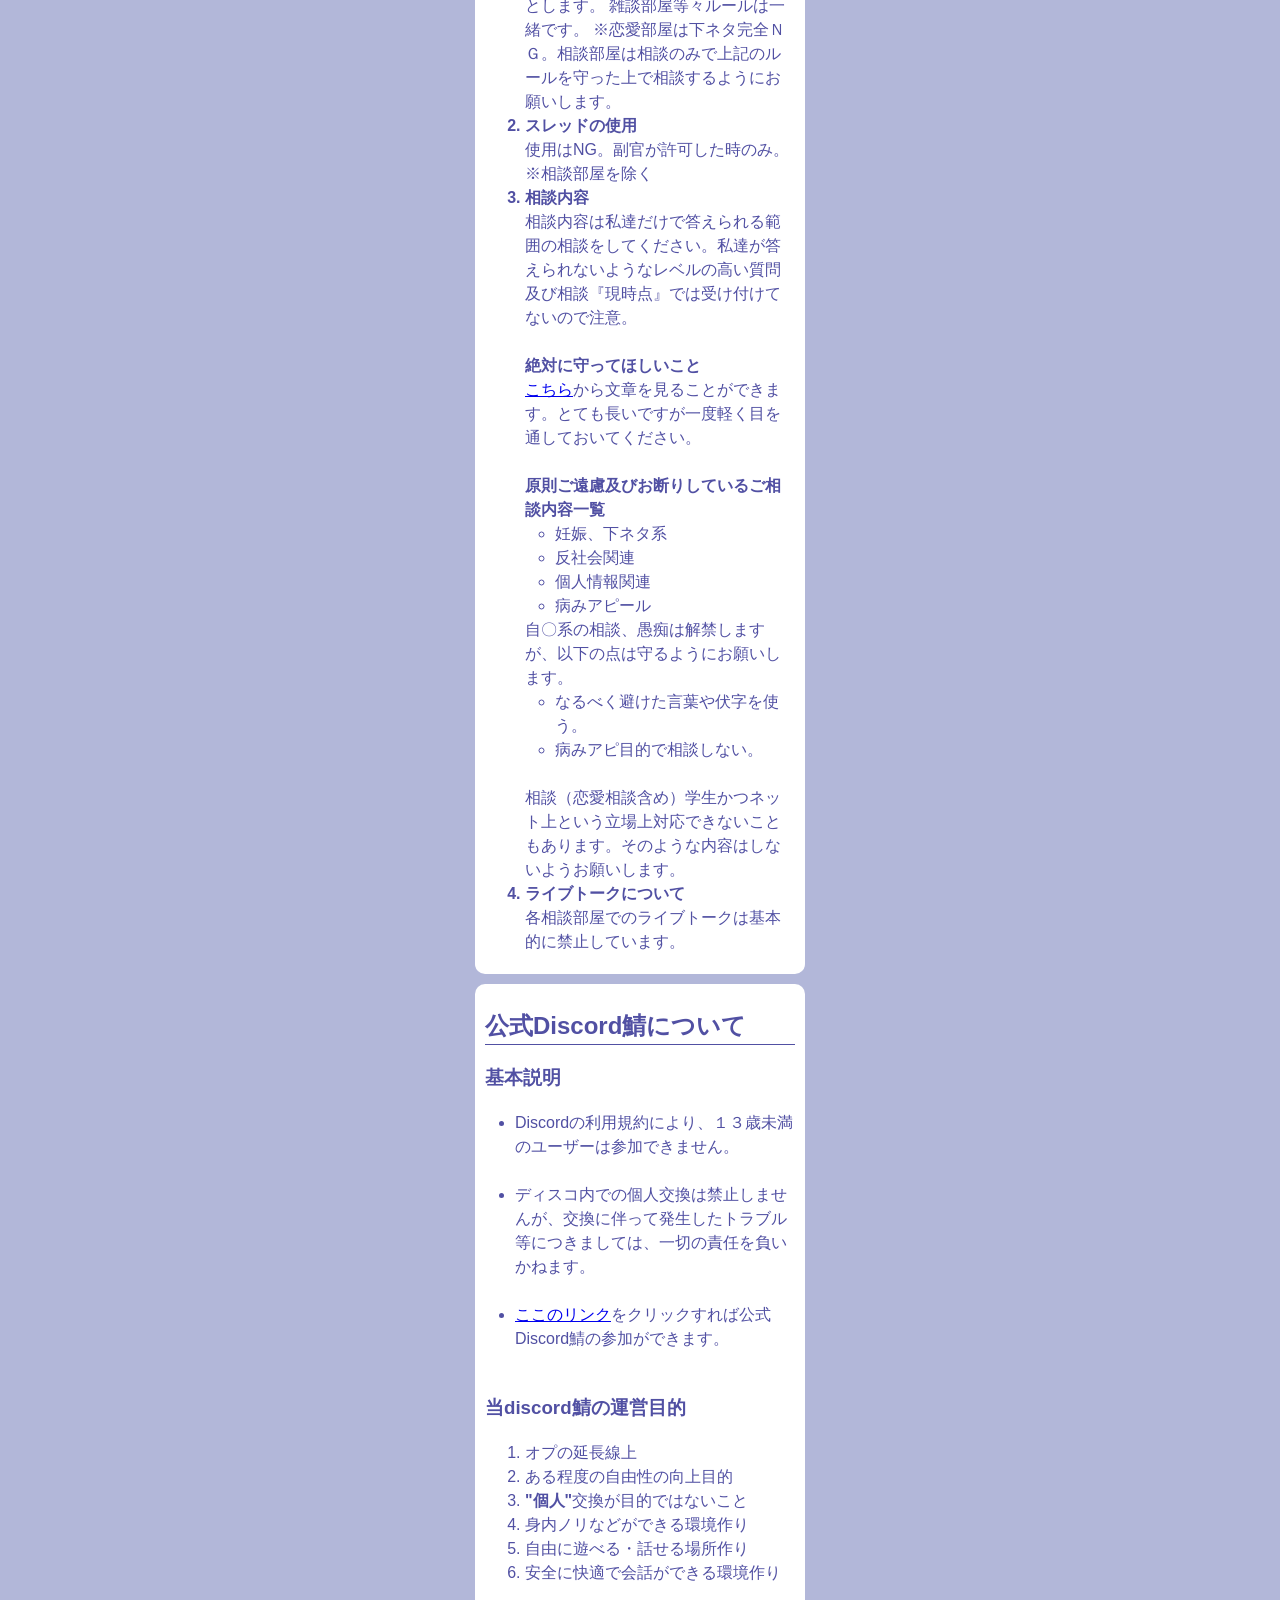
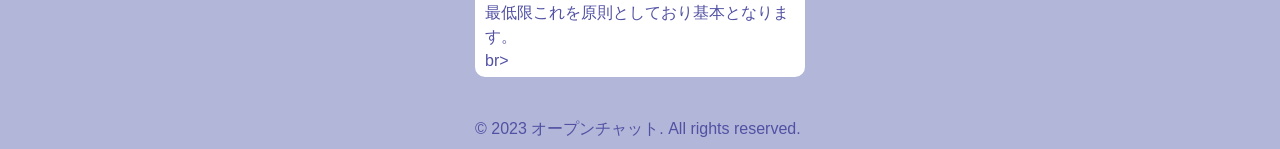
<file: rule.html>
<!DOCTYPE html>
<html lang="ja">
<head>
    <meta property="og:title" content="ルール">
    <meta property="og:description" content="当オープンチャットのルールや注意事項をまとめています">
    <meta property="og:image" content="https://kom4tsuna.github.io/my-website/img/ogp.png">
    <meta property="og:url" content="https://kom4tsuna.github.io/my-website/">
    <meta property="og:type" content="website">
    <meta name="twitter:card" content="summary_large_image">

    <meta charset="UTF-8">
    <meta name="viewport" content="width=device-width, initial-scale=1.0">
    <title>ルール</title>
    <link rel="stylesheet" href="style.css">
    <script src="https://code.jquery.com/jquery-3.6.0.min.js"></script>
    <script src="script.js"></script>
</head>
<body>
<header>
    <div id="header_content">
        <h1>ルール📘</h1>
        <a href="index.html" id="backBtn">
            <img src="img/back.png" alt="return">
        </a>
    </div>
    
</header>
<main>
    <nav>
        <h2>目次</h2>
        <ol>
            <li><a href="#basic">基本的なお願い</a></li>
            <li><a href="#dont">やったらいけないこと</a></li>
            <li><a href="#introduction">自己紹介に困ったとき</a></li>
            <li><a href="#stamp">スタンプ</a></li>
            <li><a href="#note">ノート</a></li>
            <li><a href="#thread">スレッド</a></li>
            <li><a href="#live">ライブトーク</a></li>
            <li><a href="#live_room">ライブトーク部屋の使用条件について</a></li>
            <li><a href="#little_room">少人数部屋について</a></li>
            <li><a href="#art">お絵描き部屋について</a></li>
            <li><a href="#consultation">相談部屋について</a></li>
            <p>└<a href="#okotowari">お断りしている相談内容</a></p>
            <li><a href="#discord">公式Discord鯖について</a></li>
            <p>└<a href="#operation-purpose">当discord鯖の運営目的</a></p>

        </ol>
    </nav>
    <section id="basic">
        <h2>基本的なお願い</h2>
        <ul>
        <li>自己紹介する時は<b>#自己紹介</b>を付けてください。</li>
        <li><strong>蹴られた人について触れないでください。</strong><br>よく「なぜ蹴られたのか？」と聞く人をみかけますがいずれもルールに違反した、蹴られるようなことをした人です。それを把握してほしいです。</li>
        <li>大事なノートは登録された時や更新時はなるべく目を通してください。</li>
        <li>⚠️即抜けはしないこと</li>
        <li>投票を集計し終わったら投票は削除すること</li>
        <li><strong>ルールとして曖昧な表現が出てきますが、その判断は管理人・副官の裁量に委ねられます。ご理解のほどよろしくお願いいたします。</strong></li>
        </ul>

    </section>
    <section id="dont">
        <h2>やったらいけないこと❌</h2>
        <ul>
            <li>🚫暴言</li>
            <li>🚫荒らし</li>
            <li>🚫迷惑行為</li>
            <li>🚫下ネタ</li>
            <li>🚫個人情報を貼る</li>
            <li>🚫中高生以外の参加</li>
            <li>🚫宣伝禁止</li>
            <li>🚫個オプ、個人交換全面禁止</li>
            <p>Twitter・Instagramなど等の繋がる目的のものも『全面禁止』です。</p>
            <li>⚠️同性愛の直接的な表現</li>
            <li>⚠️勧誘を受けて他オプや個オプに参加する行動</li>
            <li>⚠️課題以外での世論調査</li>
            <li>⚠️喧嘩</li>
            <li>⚠️身内ノリ</li>
            <li>⚠️スレッドを立てたり会話するなどの行為</li>
        </ul>
        <p>※🚫:ほぼ即BAN&emsp;⚠️:2,3回でBANの認識で大丈夫です</p>
    </section>
    <section id="introduction">
        <h2>自己紹介に困ったとき</h2>
        <p>自己紹介で書くことが思いつかなかったら以下のことについて参考にしてみてください！</p>
        <ul>
            <li>なにか一言</li>
            <li>名前</li>
            <li>趣味</li>
            <li>部活</li>
            <li>好きなもの</li>
            <li>性格</li>
            <li>誕生日</li>
            <li>あだ名</li>
        </ul>
    </section>
    <section id="stamp">
        <h2>スタンプ</h2>
        <ul>
            <li>音ありのスタンプはにょいずスタンプ等のうるさいスタンプを除いて基本的にＯＫとします。</li>
            <li>不適切不健全なスタンプをの禁止。</li>
            <li>スタンプ連打の禁止。</li>
            <li>飛び出してくる系のスタンプもできるだけ控えてください。</li>
        </ul>
    </section>
    <section id="note">
        <h2>ノート</h2>
        <ul>
            <li>ノートの正しい使い方を心がけましょう</li>
            <li>ノートでの会話はしないこと</li>
            <li>ノートを使うならなるべくハッシュタグをつけること</li>
            <li>投稿したノートは時間が経ったらできるだけ自分で消すようにお願いします（自己紹介等は例外）</li>
        </ul>
    </section>
    <section id="thread">
        <h2>スレッド</h2>
        <p>
            全ての部屋でのスレッドの使用が<strong>禁止</strong>となります。<br>
            喧嘩や言い合いもスレッドではなく副官部屋で完結させていただきます。<br>
            喧嘩などがありましたら管理人、副管理人を呼んでください。<br>
            スレッドを立てたり、会話をした場合は２回注意を行いそれでも改善されない場合は強制退会の措置を取ります。<br><br>
        </p>

        
        
    </section>

    <section id="live">
        <h2>ライブトーク</h2>
        <ul>
            <li>ライブトーク内でもルールは人が不快になるような言動はお控えください。</li>
            <li>ホスト権限は基本的に管理人、副官が保有します。</li>
            <li>ライブトークは各相談部屋での実施は基本的に禁止します。</li>
        </ul>
    </section>

    <section id="live_room">
        <h2>ライブトーク部屋の<br>使用条件について</h2>
        <p>ライブトーク部屋は以下の条件で使用することができます。</p>
        
        <ul>
            <li>ライブトークで15人以上居る状況 </li>
            <li>ライブトークが何らかの要因で混沌している状況 </li>
            <li>外的要因でライブトークを続けるのが困難な場合 </li>
            <li>何らかの要因で収集がつかない場合 </li>
            <li>それ以外の状況でライブトーク一本ではどうにもできない場合 </li>
            <li>例えば仲良し、古参等で集まりたい、特定の数人と会話したい場合 </li>
            <li>ノリに完全についていけない人が一定数居る </li>
        </ul>

        <p>これらの条件でどれか一つ該当した場合に使用することができます。 
それ以外の理由でのライブトーク部屋の使用・催促は禁止させていただきます。
        <br> <strong>※万が一違反した場合には謹慎もしくは強制退会 </strong></p>

        <p>判断は原則その場に立ち会っている副官・管理人の匙加減とする。立ち会っている管理人陣
営が居ない場合はホストが管理陣営に開けるかどうか聞き判断してもらうこと。 <br><br>緊急時では判断等はしなくて構いません。<br><br></p>

    </section>

    <section id="little_room">
        <h2>少人数部屋について</h2>
        <p>少人数部屋でのたまり場化と望まない使われ方をある程度改善するために 
以下のルールで少人数部屋でのルールの見直しを行います。 </p>

        <ul>
            <li>高浮上勢（浮上ランキング7日から14日のいずれかで30位以上の人）は原則副官・管
                理人を除き、少人数部屋でのライブトーク参加を禁止にします。 
            </li>
            <p>※トークの使用は引き続き可（様子次第で変更）</p>
            <li>たまり場としての利用を禁止 </li>
            <li>大人数で古参・高浮上勢は集団で固まるのを禁止</li>
        </ul>
    </section>

    <section id="art">
        <h2>お絵描き部屋について</h2>
        <p>お絵描き部屋のルール・マナーなど！🎨<br>
        ※オプ内外含めずに！絶対読んでね！！</p>
        <br>
        <ul>
            <li>人の絵に因縁などを付けない。</li>
            <li>人の絵を原則否定しない。</li>
            <li>他者への配慮を忘れない。</li>
            <li>マイナスな発言をしない。</li>
            <li>他者の権利を尊重する。</li>
            <li>無断転載・盗作・トレスは『絶対禁止✖』</li>
            <li>著作権及び肖像権の遵守</li>
            <li>ラインオープンチャットガイドラインの遵守</li>
            <li>ラインの規約・マナーの確認をする。</li>
            <li>利益的な取引などの行動をしない</li>
            <li>絵を描いてもらう際、依頼され描く際オプ内のみで
                完結する際は無償での依頼・取引をする。<br>
                オプ内完結での有償での依頼・取引等はNG</li>
            <li>無断転載・盗作対策を行う。<br>
                ※努力義務</li>
            <li>著作権・肖像権の確認</li>
            <li>当オプのルールの遵守</li>
            <li>当オプのルール再確認<br>
                ※お絵描き部屋を問わず。</li>
        </ul>

    <h3>無断転載対策などの方法一覧</h3>
    <ul>
        <li>注意書きをしておく</li>
        <p>※例としては絵の端に書いとく、名前に書いとく、ノートに書いておくなど。ノートに書く場合は必ず『#無断転載禁止』もしくは『#無断転載NG』と付けてください。注意書きをしてない場合で無断転載をされてもそれを『我々もそしてあなたも』どうにかすることは難しいので書いておくことを強く推奨しておきます。</p>
        <br>
        <li>作品にサインを入れる</li>
        <p>※サインを目立たせたくない場合は透かしを入れる</p>
        <p>他にも自分なりにできることをする。</p>
    </ul>

    <h3>注意点⚠</h3>
    <ul>
        <li>無断転載やトレスを完全に防ぐことは不可能に近いことだけご了承ください。</li>
        <p>私達も最善は尽くしていきますが、どうしても防げないこともありますので無断転載対策などの方法一覧以外にも自分なりの対策をすることを強くおすすめします。</p>
        <br>
        <li>逆も然り、無断転載や盗作、トレスなども絶対にしないでください。</li>
        <p>する側になるのも絶対にやめてください。お絵描き部屋を含まずに全てのSNSでそれらの行為は絶対しないでください。そもそもそれらの行動は『犯罪』です。<br>
        ※著作権法違反などに該当</p>
    </ul>

    </section>

    <section id="consultation">
        <h2>各相談部屋について</h2>
        <ol>
            <strong><li>ある程度のルールは守ってください。</li></strong>
            <p>暴言は禁止です。
            下ネタは一切禁止とします。
            雑談部屋等々ルールは一緒です。
            ※恋愛部屋は下ネタ完全ＮＧ。相談部屋は相談のみで上記のルールを守った上で相談するようにお願いします。</p>

            <strong><li>スレッドの使用</li></strong>
            <p>使用はNG。副官が許可した時のみ。
            ※相談部屋を除く</p>

            <strong><li>相談内容</li></strong>
            <p>相談内容は私達だけで答えられる範囲の相談をしてください。私達が答えられないようなレベルの高い質問及び相談『現時点』では受け付けてないので注意。</p>
            <br>
            <strong>絶対に守ってほしいこと</strong>
            <p><a href="consultation.html">こちら</a>から文章を見ることができます。とても長いですが一度軽く目を通しておいてください。</p>
            <br>
            <strong id="okotowari">原則ご遠慮及びお断りしているご相談内容一覧</strong>
            <ul>
                <li>妊娠、下ネタ系</li>
                <li>反社会関連</li>
                <li>個人情報関連</li>
                <li>病みアピール</li>
            </ul>
            <p>
                自〇系の相談、愚痴は解禁しますが、以下の点は守るようにお願いします。
            </p>
            <ul>
                <li>なるべく避けた言葉や伏字を使う。</li>
                <li>病みアピ目的で相談しない。</li>
            </ul>
            <br>
            <p>相談（恋愛相談含め）学生かつネット上という立場上対応できないこともあります。そのような内容はしないようお願いします。</p>
            <strong><li>ライブトークについて</li></strong>
            <p>各相談部屋でのライブトークは基本的に禁止しています。</p>
        </ol>
    </section>
    <section id="discord">
        <h2>公式Discord鯖について</h2>
        <h3>基本説明</h3>
        <div>
            <ul>
                <li>Discordの利用規約により、１３歳未満のユーザーは参加できません。</li>
                <br>
                <li>ディスコ内での個人交換は禁止しませんが、交換に伴って発生したトラブル等につきましては、一切の責任を負いかねます。</li>
                <br>
                <li><a href="https://discord.gg/7hJJ94Js77">ここのリンク</a>をクリックすれば公式Discord鯖の参加ができます。</li>
                <br>
                
            </ul>
        </div>
        
        <h3 id="operation-purpose">当discord鯖の運営目的 </h3>
        
        <ol>
            <li>オプの延長線上</li>
            <li>ある程度の自由性の向上目的</li>
            <li><strong>"個人"</strong>交換が目的ではないこと</li>
            <li>身内ノリなどができる環境作り</li>
            <li>自由に遊べる・話せる場所作り</li>
            <li>安全に快適で会話ができる環境作り</li>
        </ol>

        <p>最低限これを原則としており基本となります。</p>
        
        <p>br><br></p>



    </section>
</main>
<footer>
    <p>&copy; 2023 オープンチャット. All rights reserved.</p>
</footer>
    <a href="#" id = "topBtn">
        <img src="img/img.png" alt="Top">
    </a>
</body>
</html>
</file>
<file: style.css>
body{
    font-family: sans-serif;
    font-size: 1em;
    line-height: 1.5;
    background-color: #b2b7d9;
    color: #5150a3;
    margin-left: auto;
    margin-right: auto;
    max-width: 330px;
}

#hashtag a{
    text-decoration: none;
    border: 1.5px solid #5150a3;
    border-radius: 16px;
    padding: 4px 8px 4px 8px;

    background-color: transparent;
    transition: background-color 0.3s ease;
    color: transparent;
    color: #d68a8a;

    margin-bottom: 5px;
}

#hashtag a:hover{
    background-color:#d68a8a;
    color: #fff;
    border-color: #b2b7d9;
}

#header_content{
    position: relative;
}

#backBtn{
    position: absolute;
    right: 15px;
    top: -2px;
}

#header_content img{
    width: 60px;
    height: 60px;
}

nav,section{
    background-color: #fff;
    border-radius: 10px;
    padding: 4px 10px 4px 10px;
    margin-bottom: 10px;
}

nav a{
    color: #5150a3;
}

nav li{
    padding-bottom: 7px;
}

h2{
    border-bottom: 1px solid #5150a3;
}

ul{
    padding-left: 30px;
}

p{
    margin-top: 0px;
    margin-bottom: 0px;
    
}

#auto_reply p{
    padding-left: 10px;
    padding-right: 10px;
}

#topBtn{
    position: fixed;
    right: -100px;
    bottom: 30px;

    transition: right 0.3s ease;
    z-index: 999;
}

#topBtn.show{
    right: 25px;
}

#topBtn img{
    width: 75px;
    height: 75px;
    display: block;
}

#Note li{
    list-style: none;
}

#Note p{
    padding-right: 10px;
}

.right_box{
    text-align: right;
}

.right_box img{
    width: 60px;
    height: auto;
}

button{
    border: 1.5px solid #5150a3;
    border-radius: 20px;
    padding: 4.5px 8px 4.5px 8px;

    background-color: transparent;
    transition: background-color 0.3s ease;
    color: transparent;
    color: #d68a8a;
    cursor: pointer;
    margin-bottom: 5px;
    font-size: 1.02em;
}

button:hover{
    background-color:#d68a8a;
    color: #fff;
    border-color: #b2b7d9;
}

#bg{
    position: fixed;
    top: 0;
    left: 0;
    width: 100%;
    height: 100%;
    background-color: rgba(0, 0, 0, 0.4);
    z-index: 9999;
    display: none;
}

#box{
    margin: 200px auto 0;
    text-align: center;
    padding: 20px 10px 60px 10px;

    width: 300px;
    height: 85px;
    background-color: #fff;
    border-radius: 15px;
    box-shadow: 2px 2px rgba(0, 0, 0, 0.3);
    display: none;
}

#padding_button{
    padding-top: 15px;
}

footer{
    padding-top: 30px;
}
</file>
